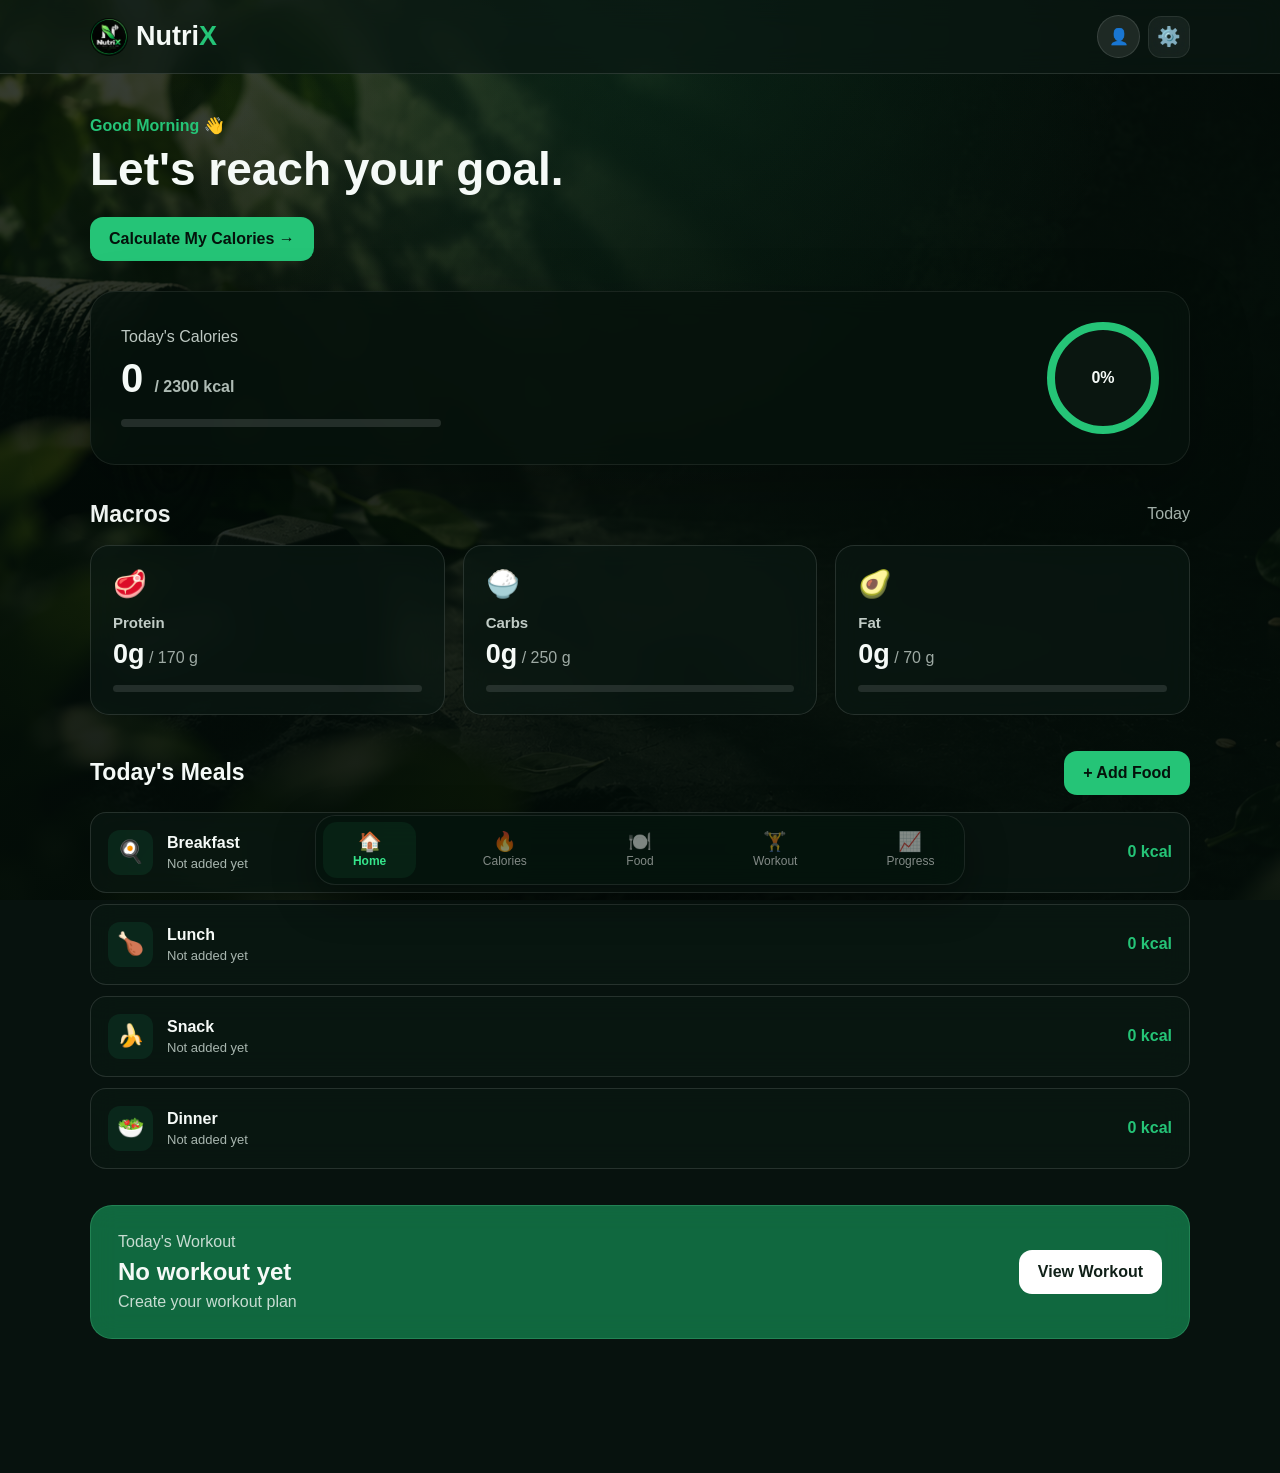
<file: index.html>
<!DOCTYPE html>
<html lang="en">

<head>

    <meta charset="UTF-8">

    <meta
        name="viewport"
        content="width=device-width, initial-scale=1.0"
    >

    <meta
        name="theme-color"
        content="#10231b"
    >

    <title>NutriX — Fitness & Nutrition</title>

    <link
        rel="icon"
        type="image/png"
        href="assets/images/nutrix-logo.png"
    >

    <link
        rel="stylesheet"
        href="style.css"
    >


    <link rel="manifest" href="./manifest.json">
    <meta name="theme-color" content="#071a13">

</head>

    
    <script>
    if ("serviceWorker" in navigator) {
    window.addEventListener("load", () => {
        navigator.serviceWorker.register("./service-worker.js")
            .then(() => {
                console.log("NutriX Service Worker registered");
            })
            .catch(error => {
                console.error("Service Worker registration failed:", error);
            });
    });
}
    </script>
 

<body>


    <!-- Background -->
    <div class="page-bg"></div>


    <!-- Header -->
    <header class="topbar glass">

        <a
            href="index.html"
            class="brand"
        >

            <img
                src="assets/images/nutrix-logo.png"
                alt="NutriX Logo"
            >

            <span>
                Nutri<span>X</span>
            </span>

        </a>


        <div class="topbar-actions">

    <a
        href="pages/calculator.html"
        class="profile-btn"
        aria-label="Open calculator"
    >
        👤
    </a>

    <a
        href="pages/settings.html"
        class="settings-page-btn"
        aria-label="Settings"
    >
        ⚙️
    </a>

</div>

    </header>



    <!-- Main -->
    <main class="container">


        <!-- Welcome -->
        <section class="welcome">

            <p>
                Good Morning 👋
            </p>

            <h1>
                Let's reach your goal.
            </h1>

            <a
                href="pages/calculator.html"
                class="setup-btn"
            >
                Calculate My Calories →
            </a>

        </section>



        <!-- Calories -->
        <section class="calorie-card glass-dark">

            <div class="calorie-info">

                <p class="label">
                    Today's Calories
                </p>

                <h2>

                    <span id="caloriesConsumed">
                        0
                    </span>

                    <small>
                        /
                        <span id="caloriesGoal">
                            0
                        </span>
                        kcal
                    </small>

                </h2>


                <div class="calorie-progress">

                    <div
                        id="calorieProgress"
                    ></div>

                </div>

            </div>


            <div class="calorie-circle">

                <span id="caloriePercent">
                    0%
                </span>

            </div>

        </section>



        <!-- Macros -->
        <section class="section">

            <div class="section-header">

                <h2>
                    Macros
                </h2>

                <span>
                    Today
                </span>

            </div>


            <div class="macro-grid">


                <!-- Protein -->
                <div class="macro-card glass">

                    <div class="macro-icon">
                        🥩
                    </div>

                    <h3>
                        Protein
                    </h3>

                    <strong id="proteinConsumed">
                        0g
                    </strong>

                    <p>
                        /
                        <span id="proteinGoal">
                            0
                        </span>
                        g
                    </p>


                    <div class="progress">

                        <div
                            id="proteinProgress"
                        ></div>

                    </div>

                </div>



                <!-- Carbs -->
                <div class="macro-card glass">

                    <div class="macro-icon">
                        🍚
                    </div>

                    <h3>
                        Carbs
                    </h3>

                    <strong id="carbsConsumed">
                        0g
                    </strong>

                    <p>
                        /
                        <span id="carbsGoal">
                            0
                        </span>
                        g
                    </p>


                    <div class="progress">

                        <div
                            id="carbsProgress"
                        ></div>

                    </div>

                </div>



                <!-- Fat -->
                <div class="macro-card glass">

                    <div class="macro-icon">
                        🥑
                    </div>

                    <h3>
                        Fat
                    </h3>

                    <strong id="fatConsumed">
                        0g
                    </strong>

                    <p>
                        /
                        <span id="fatGoal">
                            0
                        </span>
                        g
                    </p>


                    <div class="progress">

                        <div
                            id="fatProgress"
                        ></div>

                    </div>

                </div>

            </div>

        </section>



        <!-- Meals -->
        <section class="section">

            <div class="section-header">

                <h2>
                    Today's Meals
                </h2>

                <a
                    href="pages/food.html"
                    class="add-btn"
                >
                    + Add Food
                </a>

            </div>


            <div class="meal-list">


                <!-- Breakfast -->
                <div class="meal glass">

                    <div class="meal-info">

                        <span class="meal-icon">
                            🍳
                        </span>

                        <div>

                            <h3>
                                Breakfast
                            </h3>

                            <p id="breakfastInfo">
                                Not added yet
                            </p>

                        </div>

                    </div>


                    <strong id="breakfastCalories">
                        0 kcal
                    </strong>

                </div>



                <!-- Lunch -->
                <div class="meal glass">

                    <div class="meal-info">

                        <span class="meal-icon">
                            🍗
                        </span>

                        <div>

                            <h3>
                                Lunch
                            </h3>

                            <p id="lunchInfo">
                                Not added yet
                            </p>

                        </div>

                    </div>


                    <strong id="lunchCalories">
                        0 kcal
                    </strong>

                </div>



                <!-- Snack -->
                <div class="meal glass">

                    <div class="meal-info">

                        <span class="meal-icon">
                            🍌
                        </span>

                        <div>

                            <h3>
                                Snack
                            </h3>

                            <p id="snackInfo">
                                Not added yet
                            </p>

                        </div>

                    </div>


                    <strong id="snackCalories">
                        0 kcal
                    </strong>

                </div>



                <!-- Dinner -->
                <div class="meal glass">

                    <div class="meal-info">

                        <span class="meal-icon">
                            🥗
                        </span>

                        <div>

                            <h3>
                                Dinner
                            </h3>

                            <p id="dinnerInfo">
                                Not added yet
                            </p>

                        </div>

                    </div>


                    <strong id="dinnerCalories">
                        0 kcal
                    </strong>

                </div>

            </div>

        </section>



        <!-- Workout -->
        <section class="workout-card glass-green">

            <div>

                <p>
                    Today's Workout
                </p>

                <h2 id="workoutName">
                    No workout yet
                </h2>

                <span id="workoutDetails">
                    Create your workout plan
                </span>

            </div>


            <a
                href="pages/workout.html"
                class="workout-btn"
            >
                View Workout
            </a>

        </section>

    </main>



    <!-- Bottom Navigation -->
    <nav class="bottom-nav glass">

        <a
            href="index.html"
            class="active"
        >
            <span>🏠</span>
            Home
        </a>


        <a href="pages/calculator.html">

            <span>
                🔥
            </span>

            Calories

        </a>


        <a href="pages/food.html">

            <span>
                🍽️
            </span>

            Food

        </a>


        <a href="pages/workout.html">

            <span>
                🏋️
            </span>

            Workout

        </a>


        <a href="pages/progress.html">

            <span>
                📈
            </span>

            Progress

        </a>

    </nav>


    
    <script src="app.js"></script>

</body>

</html>
</file>
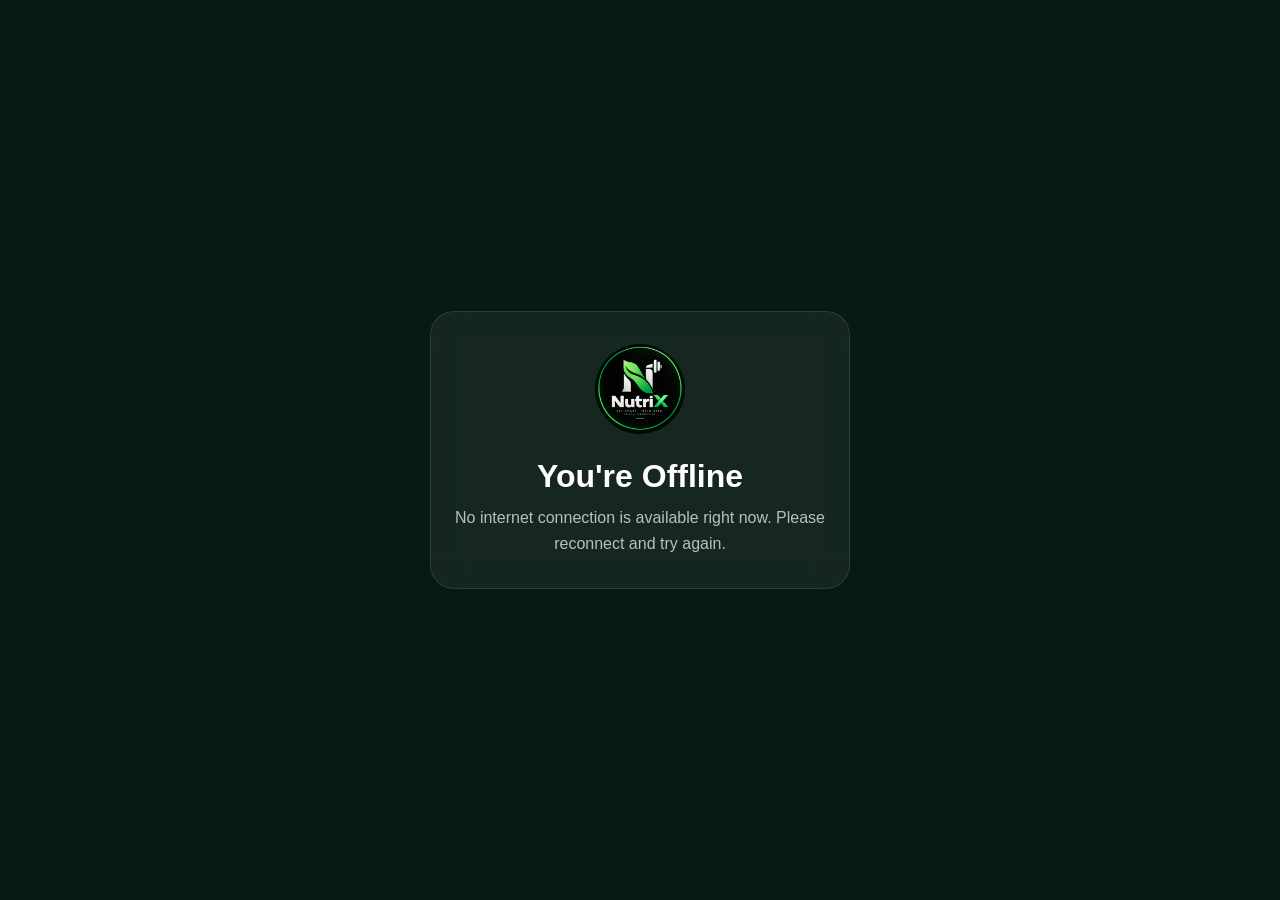
<file: offline.html>
<!DOCTYPE html>
<html lang="en" dir="ltr">
<head>
    <meta charset="UTF-8">
    <meta name="viewport" content="width=device-width, initial-scale=1.0">

    <meta name="theme-color" content="#071a13">

    <title>Offline | NutriX</title>

    <style>
        * {
            box-sizing: border-box;
        }

        body {
            margin: 0;
            min-height: 100vh;
            display: flex;
            align-items: center;
            justify-content: center;
            padding: 24px;
            background: #071a13;
            color: white;
            font-family: Arial, sans-serif;
            text-align: center;
        }

        .offline-card {
            width: 100%;
            max-width: 420px;
            padding: 32px 24px;
            border-radius: 24px;
            background: rgba(255, 255, 255, 0.06);
            border: 1px solid rgba(255, 255, 255, 0.1);
            backdrop-filter: blur(16px);
        }

        .logo {
            width: 90px;
            height: 90px;
            object-fit: cover;
            border-radius: 50%;
            margin-bottom: 20px;
        }

        h1 {
            margin: 0 0 10px;
        }

        p {
            margin: 0;
            line-height: 1.6;
            opacity: 0.7;
        }
    </style>
</head>

<body>

    <div class="offline-card">

        <img
            src="./assets/images/nutrix-logo.png"
            alt="NutriX"
            class="logo"
        >

        <h1>You're Offline</h1>

        <p>
            No internet connection is available right now.
            Please reconnect and try again.
        </p>

    </div>

</body>
</html>
</file>
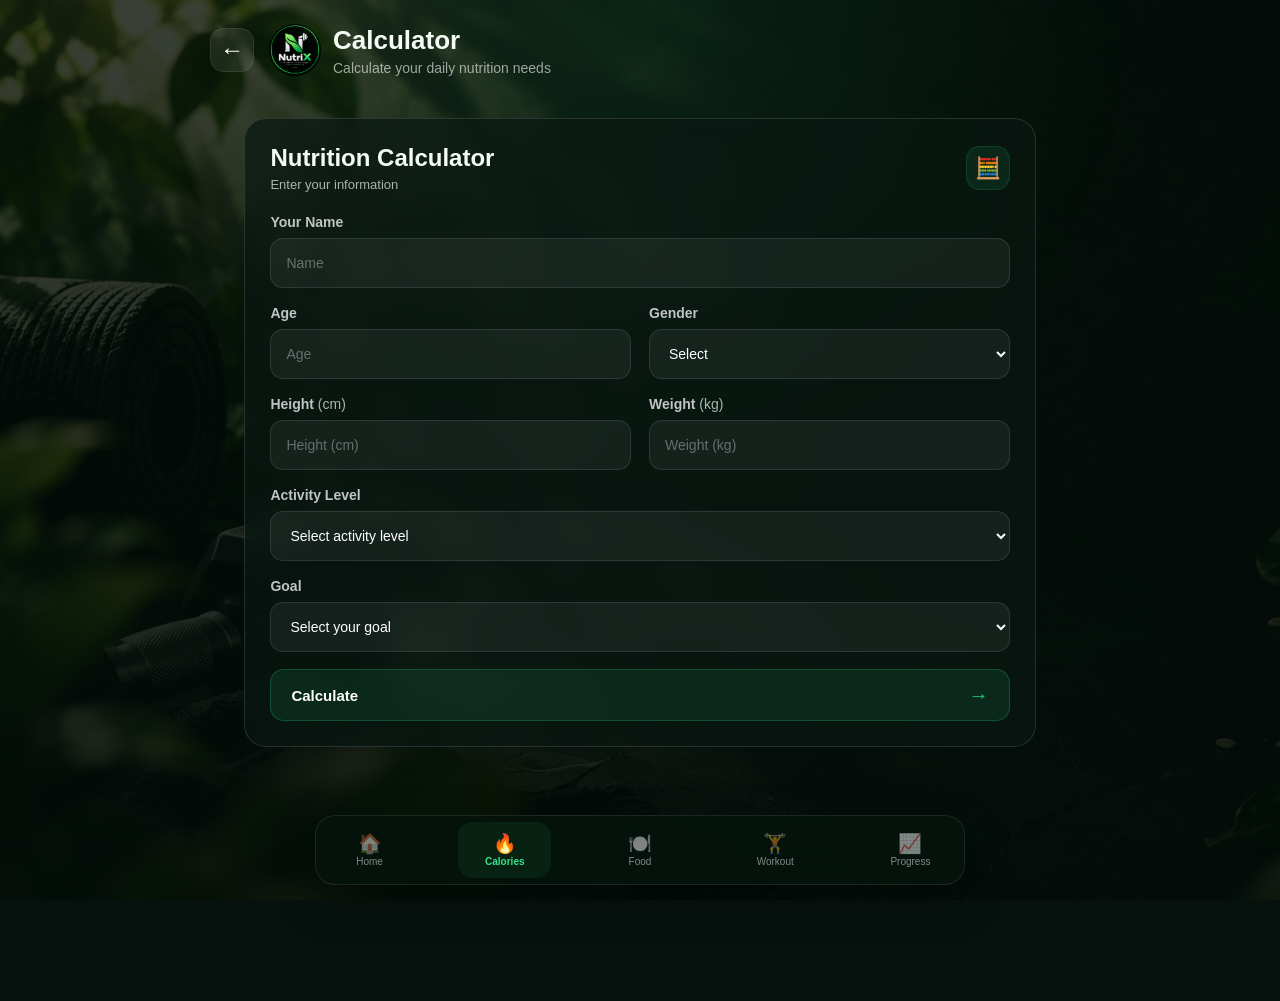
<file: pages/calculator.html>
<!DOCTYPE html>
<html lang="en">

<head>
    <meta charset="UTF-8">
    <meta
        name="viewport"
        content="width=device-width, initial-scale=1.0"
    >

    <title>NutriX - Calculator</title>

    <link
    rel="icon"
    href="../assets/images/nutrix-logo.png">

    <link
        rel="stylesheet"
        href="../style.css"
    >
</head>

<body class="page-bg">

    <div class="app-container">

        <!-- =========================
             HEADER
        ========================== -->

        <header class="page-header">

    <a href="../index.html" class="back-btn">
        ←
    </a>

    <div class="page-title">

        <img
            src="../assets/images/nutrix-logo.png"
            alt="NutriX"
        >

        <div>
            <h1>Calculator</h1>

            <p>
                Calculate your daily nutrition needs
            </p>
        </div>

    </div>

</header>


        <!-- =========================
             MAIN
        ========================== -->

        <main class="container">

            <div class="calculator-layout">

                <!-- =========================
                     CALCULATOR FORM
                ========================== -->

                <section class="form-card glass">

                    <div class="card-header">

                        <div>
                            <h2>Nutrition Calculator</h2>

                            <p>
                                Enter your information
                            </p>
                        </div>

                        <span class="card-icon">
                            🧮
                        </span>

                    </div>


                    <form id="calculatorForm">

                        <!-- AGE + GENDER -->


                        <!-- NAME -->

                      <div class="form-group">

                         <label for="name">
                            Your Name
                                </label>

                                <input
                                 type="text"
                                  id="name"
                                 name="name"
                                 placeholder="Name"
                                  maxlength="50"
                                 autocomplete="name"
                                      required
                                                >

                                </div>

                        <div class="field-row">

                            <div class="form-group">

                                <label for="age">
                                    Age
                                </label>

                                <input
                                    type="number"
                                    id="age"
                                    name="age"
                                    placeholder="Age"
                                    min="13"
                                    max="100"
                                    required
                                >

                            </div>


                            <div class="form-group">

                                <label for="gender">
                                    Gender
                                </label>

                                <select
                                    id="gender"
                                    name="gender"
                                    required
                                >

                                    <option value="">
                                        Select
                                    </option>

                                    <option value="male">
                                        Male
                                    </option>

                                    <option value="female">
                                        Female
                                    </option>

                                </select>

                            </div>

                        </div>


                        <!-- HEIGHT + WEIGHT -->

                        <div class="field-row">

                            <div class="form-group">

                                <label for="height">
                                    Height
                                    <span>(cm)</span>
                                </label>

                                <input
                                    type="number"
                                    id="height"
                                    name="height"
                                    placeholder="Height (cm)"
                                    min="100"
                                    max="250"
                                    step="0.1"
                                    required
                                >

                            </div>


                            <div class="form-group">

                                <label for="weight">
                                    Weight
                                    <span>(kg)</span>
                                </label>

                                <input
                                    type="number"
                                    id="weight"
                                    name="weight"
                                    placeholder="Weight (kg)"
                                    min="30"
                                    max="300"
                                    step="0.1"
                                    required
                                >

                            </div>

                        </div>


                        <!-- ACTIVITY -->

                        <div class="form-group">

                            <label for="activity">
                                Activity Level
                            </label>

                            <select
                                id="activity"
                                name="activity"
                                required
                            >

                                <option value="">
                                    Select activity level
                                </option>

                                <option value="1.2">
                                    Sedentary — Little or no exercise
                                </option>

                                <option value="1.375">
                                    Lightly Active — 1-3 days/week
                                </option>

                                <option value="1.55">
                                    Moderately Active — 3-5 days/week
                                </option>

                                <option value="1.725">
                                    Very Active — 6-7 days/week
                                </option>

                                <option value="1.9">
                                    Extremely Active — Hard training
                                </option>

                            </select>

                        </div>


                        <!-- GOAL -->

                        <div class="form-group">

                            <label for="goal">
                                Goal
                            </label>

                            <select
                                id="goal"
                                name="goal"
                                required
                            >

                                <option value="">
                                    Select your goal
                                </option>

                                <option value="loss">
                                    Lose Weight
                                </option>

                                <option value="maintain">
                                    Maintain Weight
                                </option>

                                <option value="gain">
                                    Build Muscle
                                </option>

                            </select>

                        </div>


                        <!-- CALCULATE BUTTON -->

                        <button
                            type="submit"
                            class="calculate-btn"
                        >
                            <span>
                                Calculate 
                            </span>

                            <span>
                                →
                            </span>
                        </button>

                    </form>

                </section>


                <!-- =========================
                     RESULTS
                ========================== -->

                <section
                    class="results-card glass"
                    id="results"
                    hidden
                >

                    <div class="results-header">

                        <div>

                            <span>
                                YOUR DAILY TARGET
                            </span>

                            <h2>
                                Your Nutrition Needs
                            </h2>

                        </div>

                        <div class="results-icon">
                            🎯
                        </div>

                    </div>


                    <!-- CALORIES -->

                    <div class="result-card">

                        <div class="result-icon">
                            🔥
                        </div>

                        <div class="result-content">

                            <span>
                                Daily Calories
                            </span>

                            <strong>
                                <span id="caloriesResult">
                                    0
                                </span>

                                <small>
                                    kcal
                                </small>
                            </strong>

                        </div>

                    </div>


                    <!-- BMR + TDEE -->

                    <div class="result-grid">

                        <div class="result-card">

                            <div class="result-icon">
                                ⚡
                            </div>

                            <div class="result-content">

                                <span>
                                    BMR
                                </span>

                                <strong>
                                    <span id="bmrResult">
                                        0
                                    </span>

                                    <small>
                                        kcal
                                    </small>
                                </strong>

                            </div>

                        </div>


                        <div class="result-card">

                            <div class="result-icon">
                                📊
                            </div>

                            <div class="result-content">

                                <span>
                                    TDEE
                                </span>

                                <strong>
                                    <span id="tdeeResult">
                                        0
                                    </span>

                                    <small>
                                        kcal
                                    </small>
                                </strong>

                            </div>

                        </div>

                    </div>


                    <!-- MACROS -->

                    <div class="macros-section">

                        <div class="section-title">

                            <h3>
                                Daily Macros
                            </h3>

                            <span>
                                Recommended
                            </span>

                        </div>


                        <div class="macro-result-grid">

                            <!-- PROTEIN -->

                            <div class="result-card">

                                <div class="result-icon">
                                    🥩
                                </div>

                                <div class="result-content">

                                    <span>
                                        Protein
                                    </span>

                                    <strong id="proteinResult">
                                        0g
                                    </strong>

                                </div>

                            </div>


                            <!-- CARBS -->

                            <div class="result-card">

                                <div class="result-icon">
                                    🍚
                                </div>

                                <div class="result-content">

                                    <span>
                                        Carbs
                                    </span>

                                    <strong id="carbsResult">
                                        0g
                                    </strong>

                                </div>

                            </div>


                            <!-- FAT -->

                            <div class="result-card">

                                <div class="result-icon">
                                    🥑
                                </div>

                                <div class="result-content">

                                    <span>
                                        Fat
                                    </span>

                                    <strong id="fatResult">
                                        0g
                                    </strong>

                                </div>

                            </div>

                        </div>

                    </div>


                    <!-- SAVE MESSAGE -->

                    <div
                        class="save-message"
                        id="saveMessage"
                    >
                        ✓ Your nutrition goals have been saved
                    </div>

                </section>

            </div>

        </main>


        <!-- =========================
             BOTTOM NAV
        ========================== -->

        <nav class="bottom-nav">

            <a href="../index.html">

                <span>
                    🏠
                </span>

                <small>
                    Home
                </small>

            </a>


            <a
                href="calculator.html"
                class="active"
            >

                <span>
                    🔥
                </span>

                <small>
                    Calories
                </small>

            </a>


            <a href="food.html">

                <span>
                    🍽️
                </span>

                <small>
                    Food
                </small>

            </a>


            <a href="workout.html">

                <span>
                    🏋️
                </span>

                <small>
                    Workout
                </small>

            </a>

            <a href="progress.html">

                <span>
                    📈
                </span>

                <small>
                    Progress
                </small>

        </nav>

    </div>


    <!-- =========================
         JAVASCRIPT
    ========================== -->
    
    <script src="calculator.js"></script>

</body>

</html>
</file>
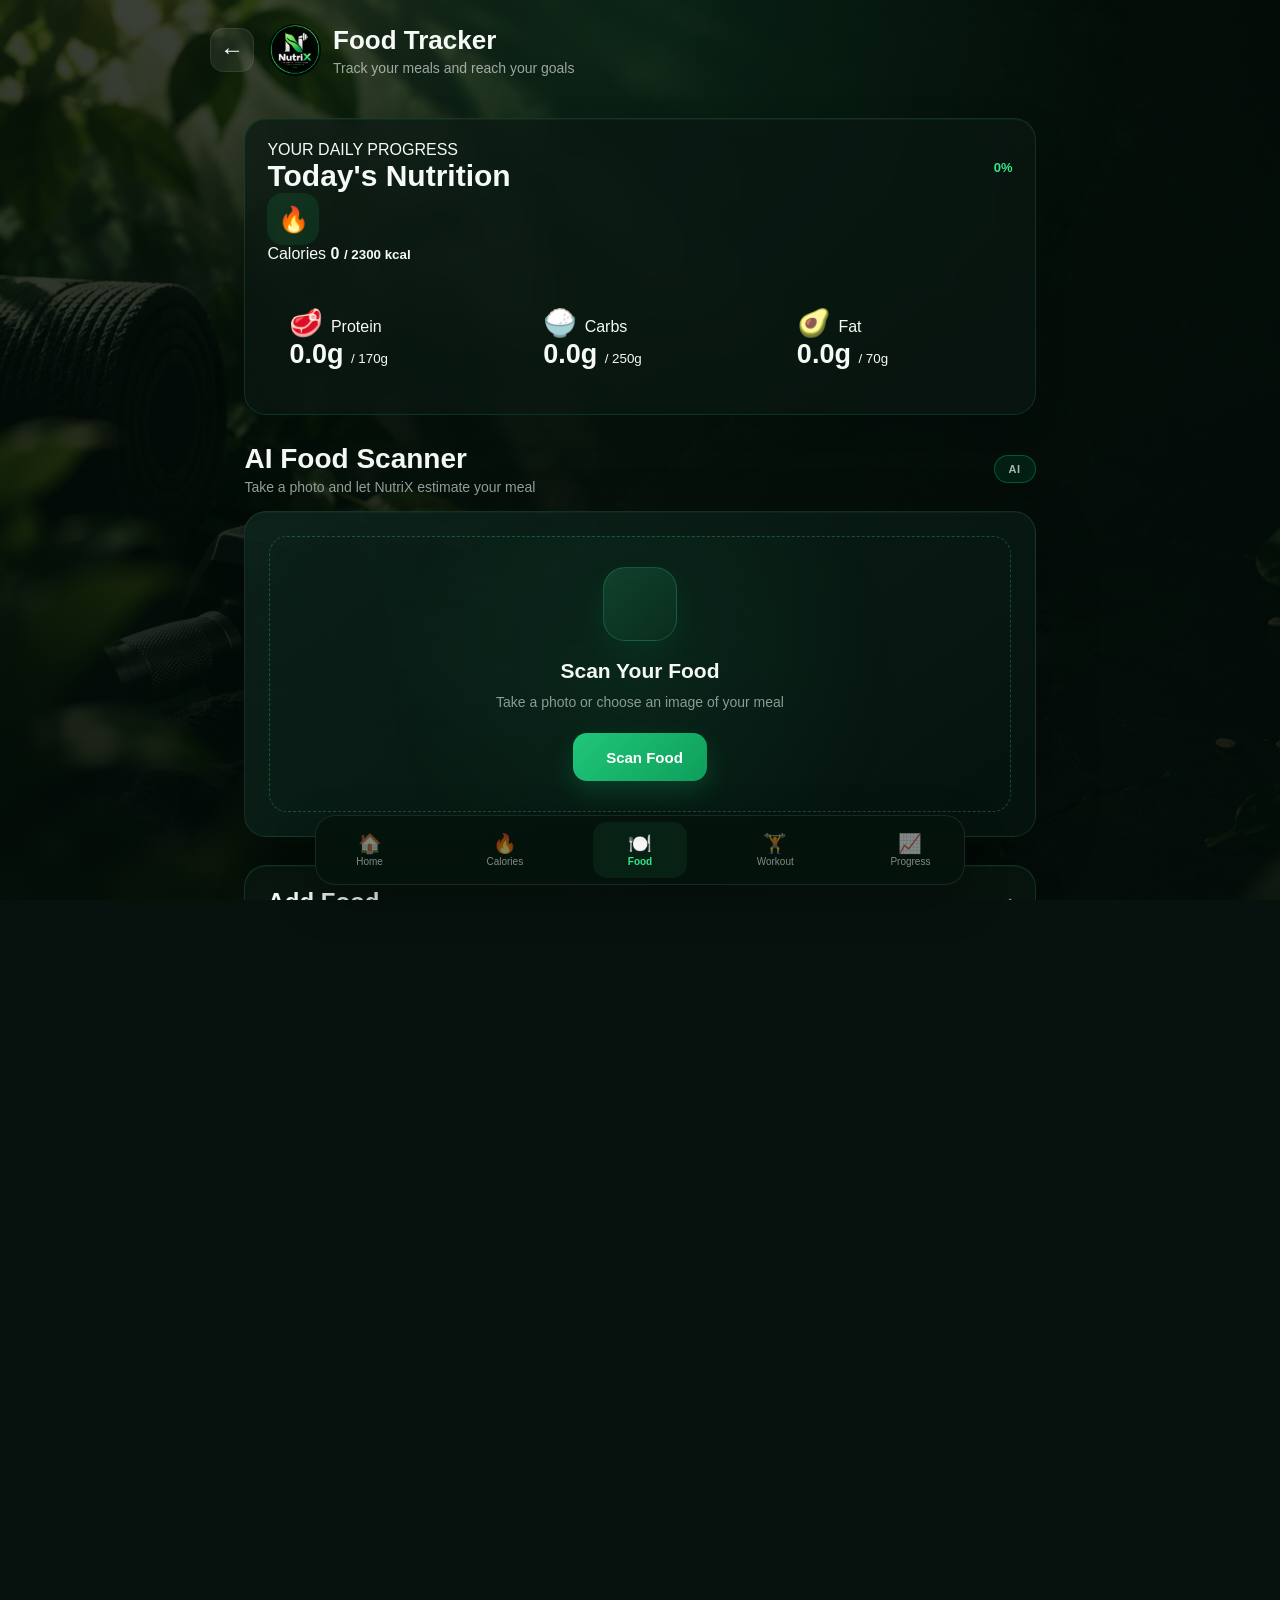
<file: pages/food.html>
<!DOCTYPE html>
<html lang="en">

<head>
  <meta charset="UTF-8">
  <meta name="viewport" content="width=device-width, initial-scale=1.0">

  <title>NutriX - Food Tracker</title>

   <link
    rel="icon"
    href="../assets/images/nutrix-logo.png">

  <link rel="stylesheet" href="../style.css">
</head>

<body class="page-bg food-page">

  <div class="app-container">

    <!-- ==============================
         HEADER
    =============================== -->
    <header class="page-header">

      <a href="../index.html" class="back-btn">
        ←
      </a>

      <div class="page-title">

        <img
          src="../assets/images/nutrix-logo.png"
          alt="NutriX"
        >

        <div>
          <h1>Food Tracker</h1>

          <p>
            Track your meals and reach your goals
          </p>
        </div>

      </div>

    </header>


    <main class="container">

      <!-- ==============================
           DAILY SUMMARY
      =============================== -->

      <section class="food-summary glass">

        <div class="summary-header">

          <div>
            <span>YOUR DAILY PROGRESS</span>

            <h2>
              Today's Nutrition
            </h2>
          </div>

          <div class="summary-percentage">
            <strong id="caloriePercentage">0%</strong>
          </div>

        </div>


        <!-- CALORIES -->

        <div class="summary-main">

          <div class="summary-calories">

            <div class="summary-icon">
              🔥
            </div>

            <div>

              <span>
                Calories
              </span>

              <strong>
                <span id="totalCalories">0</span>
                <small>
                  /
                  <span id="calorieGoal">2300</span>
                  kcal
                </small>
              </strong>

            </div>

          </div>


          <div class="progress-bar">

            <div
              id="calorieProgress"
              class="progress-fill"
            ></div>

          </div>

        </div>


        <!-- MACROS -->

        <div class="macro-summary">

          <!-- PROTEIN -->

          <div class="macro-card">

            <div class="macro-card-top">

              <span class="macro-icon">
                🥩
              </span>

              <span>
                Protein
              </span>

            </div>

            <strong>
              <span id="totalProtein">0</span>g
            </strong>

            <small>
              / <span id="proteinGoal">170</span>g
            </small>

            <div class="progress-bar small">

              <div
                id="proteinProgress"
                class="progress-fill"
              ></div>

            </div>

          </div>


          <!-- CARBS -->

          <div class="macro-card">

            <div class="macro-card-top">

              <span class="macro-icon">
                🍚
              </span>

              <span>
                Carbs
              </span>

            </div>

            <strong>
              <span id="totalCarbs">0</span>g
            </strong>

            <small>
              / <span id="carbsGoal">250</span>g
            </small>

            <div class="progress-bar small">

              <div
                id="carbsProgress"
                class="progress-fill"
              ></div>

            </div>

          </div>


          <!-- FAT -->

          <div class="macro-card">

            <div class="macro-card-top">

              <span class="macro-icon">
                🥑
              </span>

              <span>
                Fat
              </span>

            </div>

            <strong>
              <span id="totalFat">0</span>g
            </strong>

            <small>
              / <span id="fatGoal">70</span>g
            </small>

            <div class="progress-bar small">

              <div
                id="fatProgress"
                class="progress-fill"
              ></div>

            </div>

          </div>

        </div>

      </section>



     <!-- AI FOOD SCANNER -->
<section class="food-scanner-section">
    <div class="section-title">
        <div>
            <h2>AI Food Scanner</h2>
            <p>Take a photo and let NutriX estimate your meal</p>
        </div>
        <span class="ai-badge">AI</span>
    </div>

    <div class="ai-scanner-card">

        <input
            type="file"
            id="foodImageInput"
            accept="image/*"
            capture="environment"
            hidden
        >

        <div class="scanner-upload" id="scannerUpload">
            <div class="scanner-icon">
                <i class="fa-solid fa-camera"></i>
            </div>

            <h3>Scan Your Food</h3>

            <p>
                Take a photo or choose an image of your meal
            </p>

            <button
                type="button"
                class="scan-food-btn"
                id="scanFoodBtn"
            >
                <i class="fa-solid fa-camera"></i>
                Scan Food
            </button>
        </div>

        <!-- Image Preview -->
        <div class="scanner-preview" id="scannerPreview" hidden>
            <img id="foodPreviewImage" alt="Food preview">

            <button
                type="button"
                class="remove-scan-btn"
                id="removeScanBtn"
            >
                <i class="fa-solid fa-xmark"></i>
            </button>
        </div>

        <!-- Loading -->
        <div class="scanner-loading" id="scannerLoading" hidden>
            <div class="ai-loader"></div>

            <h3>Analyzing your meal...</h3>

            <p>
                NutriX AI is identifying the food and estimating nutrition
            </p>
        </div>

        <!-- AI Result -->
        <div class="scanner-result" id="scannerResult" hidden>

            <div class="ai-result-header">
                <div>
                    <span class="result-label">AI ESTIMATION</span>
                    <h3>Your Meal</h3>
                </div>

                <span
                    class="confidence-badge"
                    id="aiConfidence"
                >
                    --
                </span>
            </div>

            <div
                class="ai-food-items"
                id="aiFoodItems"
            ></div>

            <div class="ai-total-card">

                <div class="ai-total-item">
                    <span>Calories</span>
                    <strong id="aiCalories">0</strong>
                    <small>kcal</small>
                </div>

                <div class="ai-total-item">
                    <span>Protein</span>
                    <strong id="aiProtein">0</strong>
                    <small>g</small>
                </div>

                <div class="ai-total-item">
                    <span>Carbs</span>
                    <strong id="aiCarbs">0</strong>
                    <small>g</small>
                </div>

                <div class="ai-total-item">
                    <span>Fat</span>
                    <strong id="aiFat">0</strong>
                    <small>g</small>
                </div>

            </div>

            <div class="ai-note" id="aiNote"></div>

            <button
                type="button"
                class="add-ai-food-btn"
                id="addAiFoodBtn"
            >
                <i class="fa-solid fa-plus"></i>
                Add To Today's Food
            </button>

            <button
                type="button"
                class="scan-again-btn"
                id="scanAgainBtn"
            >
                <i class="fa-solid fa-rotate"></i>
                Scan Another Meal
            </button>

        </div>

    </div>
</section>


      <!-- ==============================
           ADD FOOD
      =============================== -->

      <section class="food-form-card glass">

        <div class="section-title">

          <div>

            <h2>
              Add Food
            </h2>

            <p>
              Add what you ate today
            </p>

          </div>

          <div class="section-icon">
            🍽️
          </div>

        </div>


        <!-- SEARCH -->

        <div class="form-group">

          <label for="foodSearch">
            Search Food
          </label>

          <input
            type="text"
            id="foodSearch"
            placeholder="Search chicken, rice, eggs..."
            autocomplete="off"
          >

        </div>


        <!-- FORM -->

        <form id="foodForm">

          <!-- FOOD -->

          <div class="form-group">

            <label for="food">
              Food
            </label>

            <select
              id="food"
              name="food"
              required
            >

              <option value="">
                Select food
              </option>

            </select>

          </div>


          <!-- MEAL -->

          <div class="field-row">

            <div class="form-group">

              <label for="meal">
                Meal
              </label>

              <select
                id="meal"
                name="meal"
                required
              >

                <option value="Breakfast">
                  🌅 Breakfast
                </option>

                <option value="Lunch">
                  ☀️ Lunch
                </option>

                <option value="Snack">
                  🍎 Snack
                </option>

                <option value="Dinner">
                  🌙 Dinner
                </option>

              </select>

            </div>


            <!-- QUANTITY -->

            <div class="form-group">

              <label for="quantity">

                Quantity

                <span id="quantityUnit">
                  (grams)
                </span>

              </label>

              <input
                type="number"
                id="quantity"
                name="quantity"
                value="100"
                min="1"
                step="1"
                required
              >

            </div>

          </div>


          <!-- PREVIEW -->

          <div
            class="food-preview"
            id="foodPreview"
            style="display:none;"
          >

            <span>
              Nutrition Preview
            </span>

            <div class="preview-title">

              <span id="previewEmoji">
                🍽️
              </span>

              <span id="previewName">
                Food
              </span>

              <small id="previewQuantity">
                100g
              </small>

            </div>


            <div class="preview-grid">

              <div>

                <strong id="previewCalories">
                  0
                </strong>

                <span>
                  kcal
                </span>

              </div>


              <div>

                <strong id="previewProtein">
                  0g
                </strong>

                <span>
                  Protein
                </span>

              </div>


              <div>

                <strong id="previewCarbs">
                  0g
                </strong>

                <span>
                  Carbs
                </span>

              </div>


              <div>

                <strong id="previewFat">
                  0g
                </strong>

                <span>
                  Fat
                </span>

              </div>

            </div>

          </div>


          <!-- ADD BUTTON -->

          <button
            type="submit"
            class="calculate-btn"
          >

            <span>
              Add Food
            </span>

            <span>
              +
            </span>

          </button>

        </form>

      </section>



      <!-- ==============================
           TODAY'S FOOD
      =============================== -->

      <section class="today-food-card glass">

        <div class="section-title">

          <div>

            <h2>
              Today's Food
            </h2>

            <p>
              <span id="foodCount">0</span>
              items tracked today
            </p>

          </div>

          <div class="section-icon">
            🍽️
          </div>

        </div>


        <!-- FOOD LIST -->

        <div id="foodList">

          <div class="empty-food">

            <div class="empty-icon">
              🍽️
            </div>

            <h3>
              No food added yet
            </h3>

            <p>
              Start tracking your meals above
            </p>

          </div>

        </div>


        <!-- CLEAR -->

        <button
          type="button"
          id="clearToday"
          class="danger-btn"
        >
          Clear Today's Food
        </button>

      </section>

    </main>



    <!-- ==============================
         BOTTOM NAV
    =============================== -->

    <nav class="bottom-nav">

      <a href="../index.html">

        <span>
          🏠
        </span>

        <small>
          Home
        </small>

      </a>


      <a href="calculator.html">

        <span>
          🔥
        </span>

        <small>
          Calories
        </small>

      </a>


      <a
        href="food.html"
        class="active"
      >

        <span>
          🍽️
        </span>

        <small>
          Food
        </small>

      </a>


      <a href="workout.html">

        <span>
          🏋️
        </span>

        <small>
          Workout
        </small>

      </a>

        <a href="progress.html">
    
            <span>
            📈
            </span>
    
            <small>
            Progress
            </small>    
      
    </nav>

  </div>

  
  <script src="food.js"></script>

</body>

</html>
</file>
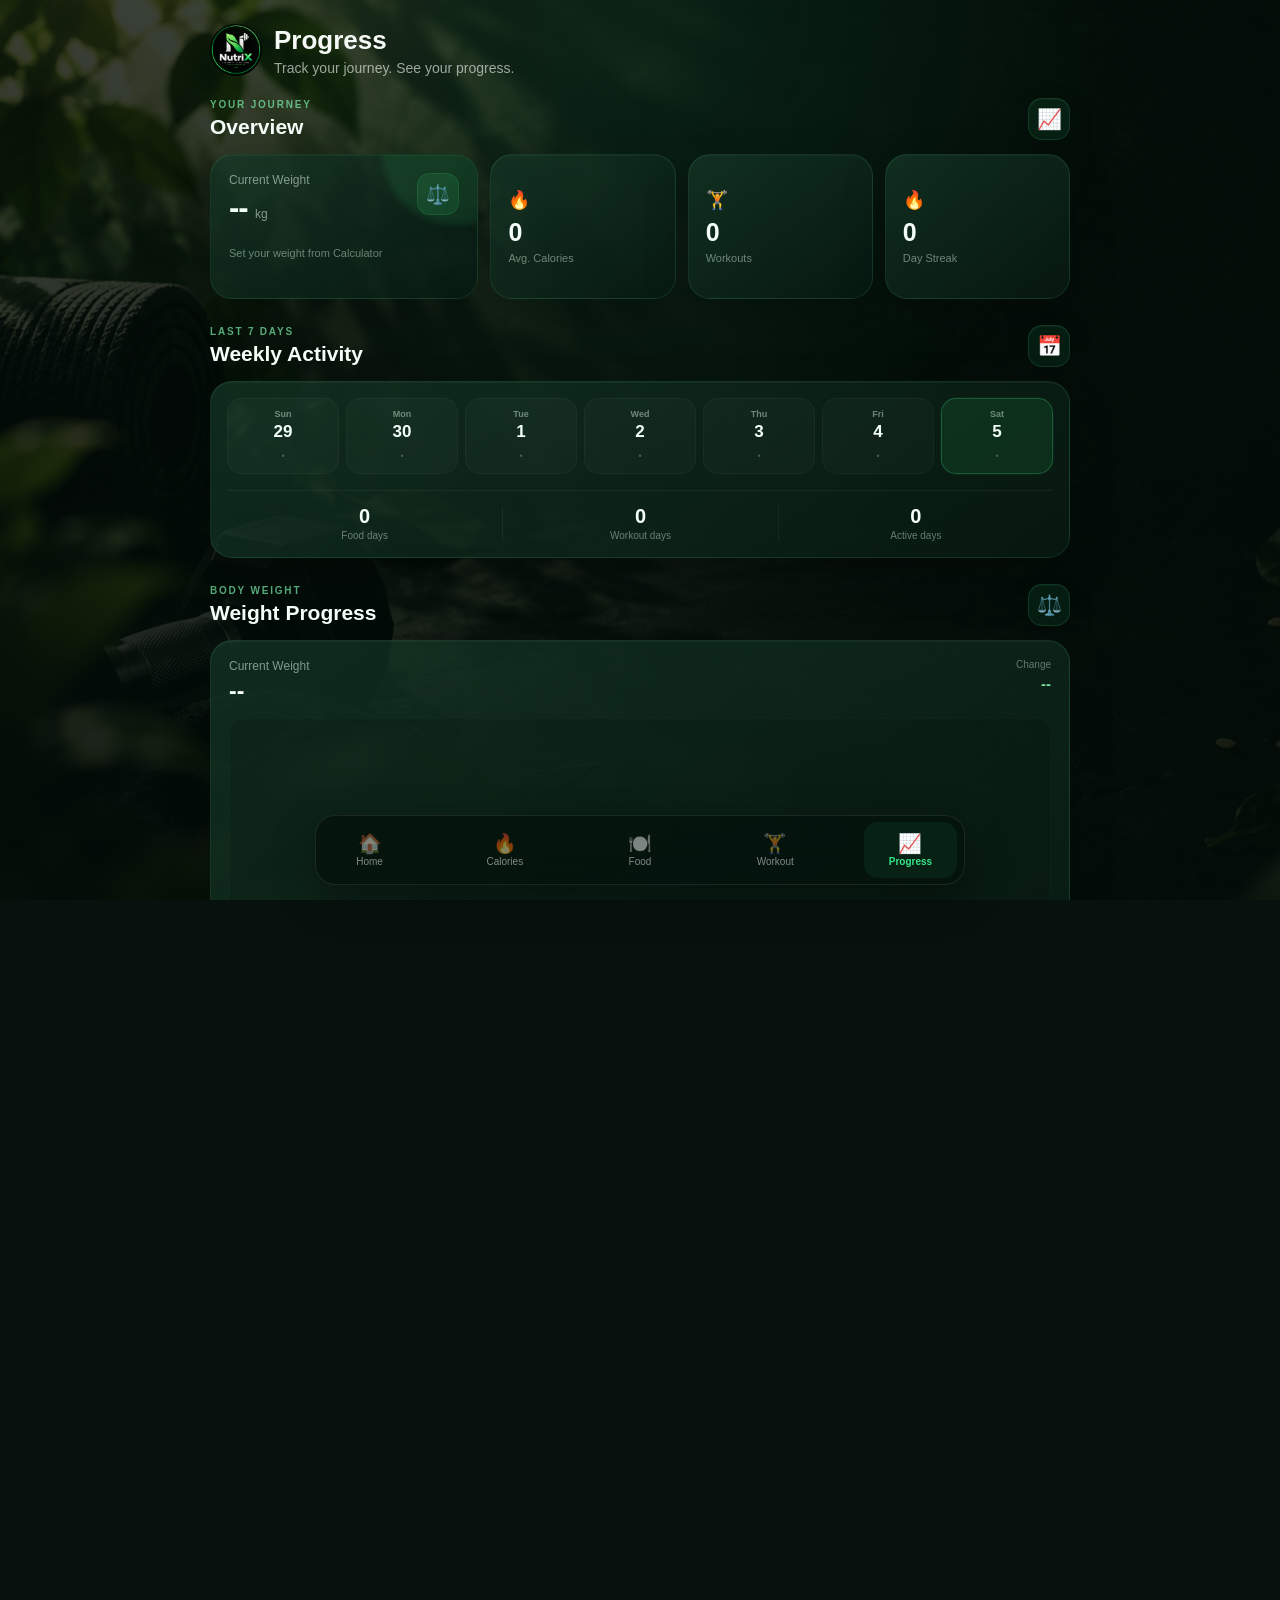
<file: pages/progress.html>
<!DOCTYPE html>
<html lang="en">
<head>
  <meta charset="UTF-8">
  <meta name="viewport" content="width=device-width, initial-scale=1.0">
  <meta name="theme-color" content="#07120e">

  <title>NutriX - Progress</title>

  <link
    rel="icon"
    href="../assets/images/nutrix-logo.png">
  <link rel="stylesheet" href="../style.css">
  <link rel="stylesheet" href="progress.css">
</head>

<body class="page-bg">

  <div class="app-container progress-page">

    <!-- =========================
         HEADER
    ========================== -->

    <header class="page-header">

      <div class="page-title">

        <img
          src="../assets/images/nutrix-logo.png"
          alt="NutriX"
        >

        <div>
          <h1>Progress</h1>
          <p>Track your journey. See your progress.</p>
        </div>

      </div>

    </header>


    <main>

      <!-- =========================
           OVERVIEW
      ========================== -->

      <section class="progress-section">

        <div class="progress-section-heading">

          <div>
            <span class="progress-label">
              YOUR JOURNEY
            </span>

            <h2>Overview</h2>
          </div>

          <span class="progress-heading-icon">
            📈
          </span>

        </div>


        <div class="progress-overview-grid">


          <!-- Current Weight -->

          <article class="progress-main-card glass">

            <div class="progress-card-top">

              <div>

                <span class="progress-muted">
                  Current Weight
                </span>

                <strong id="currentWeight">
                  --
                </strong>

                <small>
                  kg
                </small>

              </div>

              <div class="progress-card-icon">
                ⚖️
              </div>

            </div>


            <div class="progress-card-footer">

              <span id="weightStatus">
                Set your weight from Calculator
              </span>

            </div>

          </article>


          <!-- Average Calories -->

          <article class="progress-stat-card glass">

            <span class="progress-stat-icon">
              🔥
            </span>

            <strong id="averageCalories">
              0
            </strong>

            <span>
              Avg. Calories
            </span>

          </article>


          <!-- Workouts -->

          <article class="progress-stat-card glass">

            <span class="progress-stat-icon">
              🏋️
            </span>

            <strong id="totalWorkouts">
              0
            </strong>

            <span>
              Workouts
            </span>

          </article>


          <!-- Streak -->

          <article class="progress-stat-card glass">

            <span class="progress-stat-icon">
              🔥
            </span>

            <strong id="currentStreak">
              0
            </strong>

            <span>
              Day Streak
            </span>

          </article>


        </div>

      </section>



      <!-- =========================
           WEEKLY ACTIVITY
      ========================== -->

      <section class="progress-section">

        <div class="progress-section-heading">

          <div>

            <span class="progress-label">
              LAST 7 DAYS
            </span>

            <h2>
              Weekly Activity
            </h2>

          </div>

          <span class="progress-heading-icon">
            📅
          </span>

        </div>


        <div class="weekly-card glass">

          <div
            class="week-days"
            id="weekDays"
          ></div>


          <div class="weekly-summary">

            <div>

              <strong id="foodDays">
                0
              </strong>

              <span>
                Food days
              </span>

            </div>


            <div>

              <strong id="workoutDays">
                0
              </strong>

              <span>
                Workout days
              </span>

            </div>


            <div>

              <strong id="activeDays">
                0
              </strong>

              <span>
                Active days
              </span>

            </div>

          </div>

        </div>

      </section>



      <!-- =========================
           WEIGHT PROGRESS
      ========================== -->

      <section class="progress-section">

        <div class="progress-section-heading">

          <div>

            <span class="progress-label">
              BODY WEIGHT
            </span>

            <h2>
              Weight Progress
            </h2>

          </div>

          <span class="progress-heading-icon">
            ⚖️
          </span>

        </div>


        <div class="progress-chart-card glass">


          <div class="chart-header">

            <div>

              <span class="progress-muted">
                Current Weight
              </span>

              <strong id="weightChartCurrent">
                --
              </strong>

            </div>


            <div class="chart-change">

              <span>
                Change
              </span>

              <strong id="weightChange">
                --
              </strong>

            </div>

          </div>


          <div
            class="chart-wrapper weight-chart-wrapper"
          >

            <div
              id="weightChart"
              class="progress-chart"
            ></div>

          </div>


          <div
            id="weightChartEmpty"
            class="chart-empty"
            hidden
          >

            <span>
              ⚖️
            </span>

            <strong>
              No weight history yet
            </strong>

            <p>
              Calculate your nutrition targets and save your weight to start tracking.
            </p>

          </div>


        </div>

      </section>



      <!-- =========================
           CALORIES TREND
      ========================== -->

      <section class="progress-section">

        <div class="progress-section-heading">

          <div>

            <span class="progress-label">
              NUTRITION TREND
            </span>

            <h2>
              Calories Trend
            </h2>

          </div>

          <span class="progress-heading-icon">
            🔥
          </span>

        </div>


        <div class="progress-chart-card glass">


          <div class="chart-header">

            <div>

              <span class="progress-muted">
                7-Day Average
              </span>

              <strong>
                <span id="calorieChartAverage">
                  0
                </span>
                kcal
              </strong>

            </div>


            <div class="chart-change">

              <span>
                Daily Goal
              </span>

              <strong>
                <span id="calorieChartGoal">
                  0
                </span>
                kcal
              </strong>

            </div>

          </div>


          <div
            class="chart-wrapper calorie-chart-wrapper"
          >

            <div
              id="calorieChart"
              class="progress-chart"
            ></div>

          </div>

        </div>

      </section>



      <!-- =========================
           NUTRITION MACROS
      ========================== -->

      <section class="progress-section">

        <div class="progress-section-heading">

          <div>

            <span class="progress-label">
              NUTRITION
            </span>

            <h2>
              Macro Progress
            </h2>

          </div>

          <span class="progress-heading-icon">
            🥗
          </span>

        </div>


        <div class="nutrition-progress-card glass">


          <!-- Protein -->

          <div class="nutrition-row">

            <div class="nutrition-row-head">

              <span>
                Protein
              </span>

              <strong>
                <span id="proteinCurrent">
                  0
                </span>

                /

                <span id="proteinGoal">
                  0
                </span>

                g
              </strong>

            </div>


            <div class="nutrition-track">

              <div
                class="nutrition-fill protein"
                id="proteinBar"
              ></div>

            </div>

          </div>



          <!-- Carbs -->

          <div class="nutrition-row">

            <div class="nutrition-row-head">

              <span>
                Carbs
              </span>

              <strong>

                <span id="carbsCurrent">
                  0
                </span>

                /

                <span id="carbsGoal">
                  0
                </span>

                g

              </strong>

            </div>


            <div class="nutrition-track">

              <div
                class="nutrition-fill carbs"
                id="carbsBar"
              ></div>

            </div>

          </div>



          <!-- Fat -->

          <div class="nutrition-row">

            <div class="nutrition-row-head">

              <span>
                Fat
              </span>

              <strong>

                <span id="fatCurrent">
                  0
                </span>

                /

                <span id="fatGoal">
                  0
                </span>

                g

              </strong>

            </div>


            <div class="nutrition-track">

              <div
                class="nutrition-fill fat"
                id="fatBar"
              ></div>

            </div>

          </div>



          <!-- Calories -->

          <div class="nutrition-calorie-box">

            <div>

              <span>
                Average daily calories
              </span>

              <strong>

                <span id="nutritionCalories">
                  0
                </span>

                kcal

              </strong>

            </div>


            <div class="calorie-goal-mini">

              <span>
                Goal
              </span>

              <strong>

                <span id="calorieGoal">
                  0
                </span>

                kcal

              </strong>

            </div>

          </div>


        </div>

      </section>



      <!-- =========================
           WORKOUT ACTIVITY
      ========================== -->

      <section class="progress-section">

        <div class="progress-section-heading">

          <div>

            <span class="progress-label">
              TRAINING TREND
            </span>

            <h2>
              Workout Activity
            </h2>

          </div>

          <span class="progress-heading-icon">
            🏋️
          </span>

        </div>


        <div class="progress-chart-card glass">


          <div class="chart-header">

            <div>

              <span class="progress-muted">
                Completed
              </span>

              <strong>

                <span id="workoutChartCompleted">
                  0
                </span>

              </strong>

            </div>


            <div class="chart-change">

              <span>
                Scheduled
              </span>

              <strong>

                <span id="workoutChartScheduled">
                  0
                </span>

              </strong>

            </div>

          </div>


          <div
            class="chart-wrapper workout-chart-wrapper"
          >

            <div
              id="workoutChart"
              class="progress-chart"
            ></div>

          </div>


          <div class="chart-footer">

            <span>
              Consistency
            </span>

            <strong id="workoutConsistency">
              0%
            </strong>

          </div>

        </div>

      </section>



      <!-- =========================
           WORKOUT PROGRESS
      ========================== -->

      <section class="progress-section">

        <div class="progress-section-heading">

          <div>

            <span class="progress-label">
              TRAINING
            </span>

            <h2>
              Workout Progress
            </h2>

          </div>

          <span class="progress-heading-icon">
            💪
          </span>

        </div>


        <div class="workout-progress-grid">


          <!-- Current Streak -->

          <div class="workout-progress-card glass">

            <span>
              🔥
            </span>

            <div>

              <small>
                Current Streak
              </small>

              <strong>

                <span id="workoutCurrentStreak">
                  0
                </span>

                days

              </strong>

            </div>

          </div>



          <!-- Best Streak -->

          <div class="workout-progress-card glass">

            <span>
              🏆
            </span>

            <div>

              <small>
                Best Streak
              </small>

              <strong>

                <span id="bestStreak">
                  0
                </span>

                days

              </strong>

            </div>

          </div>



          <!-- Total Completed -->

          <div class="workout-progress-card glass">

            <span>
              💪
            </span>

            <div>

              <small>
                Total Completed
              </small>

              <strong>

                <span id="completedWorkouts">
                  0
                </span>

              </strong>

            </div>

          </div>


        </div>

      </section>



      <!-- =========================
           GOAL
      ========================== -->

      <section class="progress-section">

        <div class="progress-section-heading">

          <div>

            <span class="progress-label">
              YOUR GOAL
            </span>

            <h2>
              Keep Going
            </h2>

          </div>

          <span class="progress-heading-icon">
            🎯
          </span>

        </div>


        <div class="goal-card glass">


          <div
            class="goal-icon"
            id="goalIcon"
          >
            🎯
          </div>


          <div class="goal-content">

            <span>
              Your current goal
            </span>

            <h3 id="goalName">
              Not set yet
            </h3>

            <p id="goalMessage">
              Complete your Calculator setup to start tracking your nutrition targets.
            </p>

          </div>


          <a
            href="calculator.html"
            class="progress-action-btn"
          >
            Calculator →
          </a>


        </div>

      </section>


    </main>



    <!-- =========================
         BOTTOM NAVIGATION
    ========================== -->

    <nav class="bottom-nav">

      <a href="../index.html">

        <span>
          🏠
        </span>

        <small>
          Home
        </small>

      </a>


      <a href="calculator.html">

        <span>
          🔥
        </span>

        <small>
          Calories
        </small>

      </a>


      <a href="food.html">

        <span>
          🍽️
        </span>

        <small>
          Food
        </small>

      </a>


      <a href="workout.html">

        <span>
          🏋️
        </span>

        <small>
          Workout
        </small>

      </a>


      <a
        href="progress.html"
        class="active"
      >

        <span>
          📈
        </span>

        <small>
          Progress
        </small>

      </a>

    </nav>


  </div>

  
  <script src="progress.js"></script>

</body>
</html>
</file>
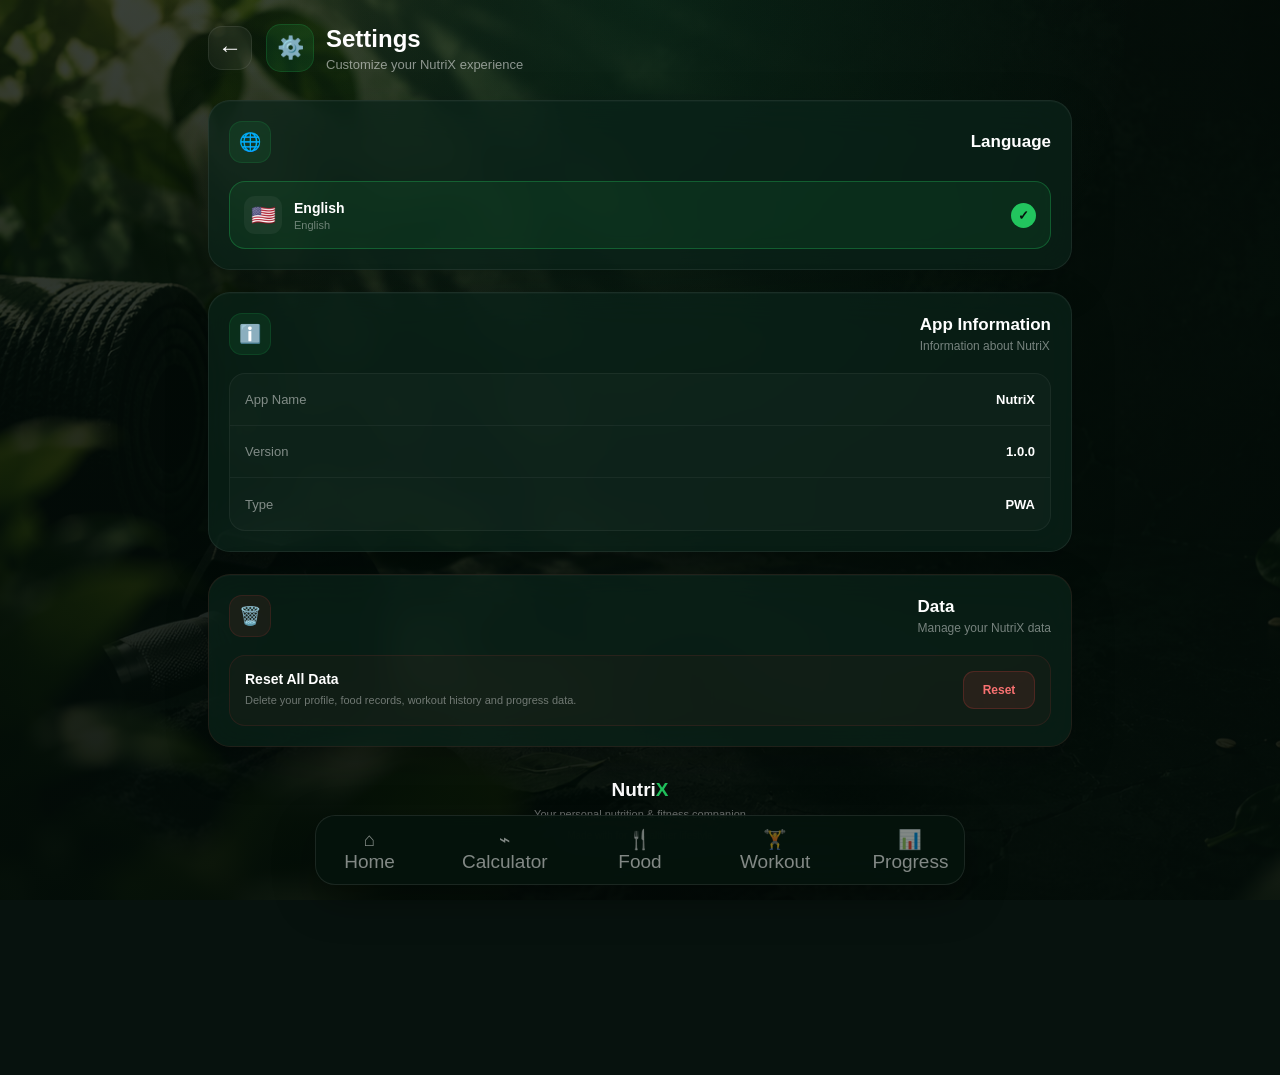
<file: pages/settings.html>
<!DOCTYPE html>
<html lang="en">
<head>
    <meta charset="UTF-8">

    <meta
        name="viewport"
        content="width=device-width, initial-scale=1.0, viewport-fit=cover"
    >

    <meta
        name="theme-color"
        content="#071a13"
    >

    <title>Settings | NutriX</title>
     
    <link
    rel="icon"
    href="../assets/images/nutrix-logo.png">
    <link rel="stylesheet" href="../style.css">
    <link rel="stylesheet" href="settings.css">
</head>

<body>

    <!-- Background -->
    <div class="page-bg"></div>

    <main class="settings-page">

        <!-- Header -->
        <header class="settings-header">

            <a href="../index.html" class="back-btn" aria-label="Back">
                <span>←</span>
            </a>

            <div class="settings-title">
                <span class="settings-icon">⚙️</span>

                <div>
                    <h1>Settings</h1>
                    <p>Customize your NutriX experience</p>
                </div>
            </div>

        </header>


        <!-- Language -->
        <section class="settings-section">

            <div class="section-heading">
                <div class="section-heading-icon">🌐</div>

                <div>
                    <h2>Language</h2>
                    
                </div>
            </div>

            <div class="language-options">

                <button
                    type="button"
                    class="language-option active"
                    data-language="en"
                >
                    <div class="language-info">
                        <span class="language-flag">🇺🇸</span>

                        <div>
                            <strong>English</strong>
                            <small>English</small>
                        </div>
                    </div>

                    <span class="language-check">✓</span>
                </button>


            </div>

        </section>


        <!-- App Information -->
        <section class="settings-section">

            <div class="section-heading">
                <div class="section-heading-icon">ℹ️</div>

                <div>
                    <h2>App Information</h2>
                    <p>Information about NutriX</p>
                </div>
            </div>


            <div class="info-card">

                <div class="info-row">
                    <span>App Name</span>
                    <strong>NutriX</strong>
                </div>

                <div class="info-row">
                    <span>Version</span>
                    <strong>1.0.0</strong>
                </div>

                <div class="info-row">
                    <span>Type</span>
                    <strong>PWA</strong>
                </div>

            </div>

        </section>


       



                


        


        <!-- Data -->
        <section class="settings-section danger-section">

            <div class="section-heading">

                <div class="section-heading-icon danger-icon">
                    🗑️
                </div>

                <div>
                    <h2>Data</h2>
                    <p>Manage your NutriX data</p>
                </div>

            </div>


            <div class="danger-card">

                <div class="danger-content">

                    <div>
                        <h3>Reset All Data</h3>

                        <p>
                            Delete your profile, food records,
                            workout history and progress data.
                        </p>
                    </div>

                    <button
                        type="button"
                        id="resetDataBtn"
                        class="reset-btn"
                    >
                        Reset
                    </button>

                </div>

            </div>

        </section>


        <!-- Footer -->
        <footer class="settings-footer">

            <div class="footer-logo">
                <span>Nutri</span><strong>X</strong>
            </div>

            <p>
                Your personal nutrition & fitness companion
            </p>

            <small>
                Made with for a healthier lifestyle
            </small>

        </footer>

    </main>


    <!-- Bottom Navigation -->
    <nav class="bottom-nav">

        <a href="../index.html" class="nav-item">
            <span class="nav-icon">⌂</span>
            <span>Home</span>
        </a>

        <a href="calculator.html" class="nav-item">
            <span class="nav-icon">⌁</span>
            <span>Calculator</span>
        </a>

        <a href="food.html" class="nav-item">
            <span class="nav-icon">🍴</span>
            <span>Food</span>
        </a>

        <a href="workout.html" class="nav-item">
            <span class="nav-icon">🏋️</span>
            <span>Workout</span>
        </a>

        <a href="progress.html" class="nav-item">
            <span class="nav-icon">📊</span>
            <span>Progress</span>
        </a>

    </nav>


    <!-- Reset Confirmation Modal -->
    <div
        id="resetModal"
        class="reset-modal hidden"
        aria-hidden="true"
    >

        <div class="reset-modal-overlay"></div>

        <div
            class="reset-modal-card"
            role="dialog"
            aria-modal="true"
            aria-labelledby="resetModalTitle"
        >

            <div class="modal-warning-icon">
                ⚠️
            </div>

            <h2 id="resetModalTitle">
                Reset all data?
            </h2>

            <p>
                This will permanently delete your profile,
                food records, workout history, weight history
                and progress data.
            </p>

            <div class="modal-actions">

                <button
                    type="button"
                    id="cancelResetBtn"
                    class="modal-cancel-btn"
                >
                    Cancel
                </button>

                <button
                    type="button"
                    id="confirmResetBtn"
                    class="modal-confirm-btn"
                >
                    Yes, Reset
                </button>

            </div>

        </div>

    </div>

    
    <script src="settings.js"></script>

</body>
</html>
</file>
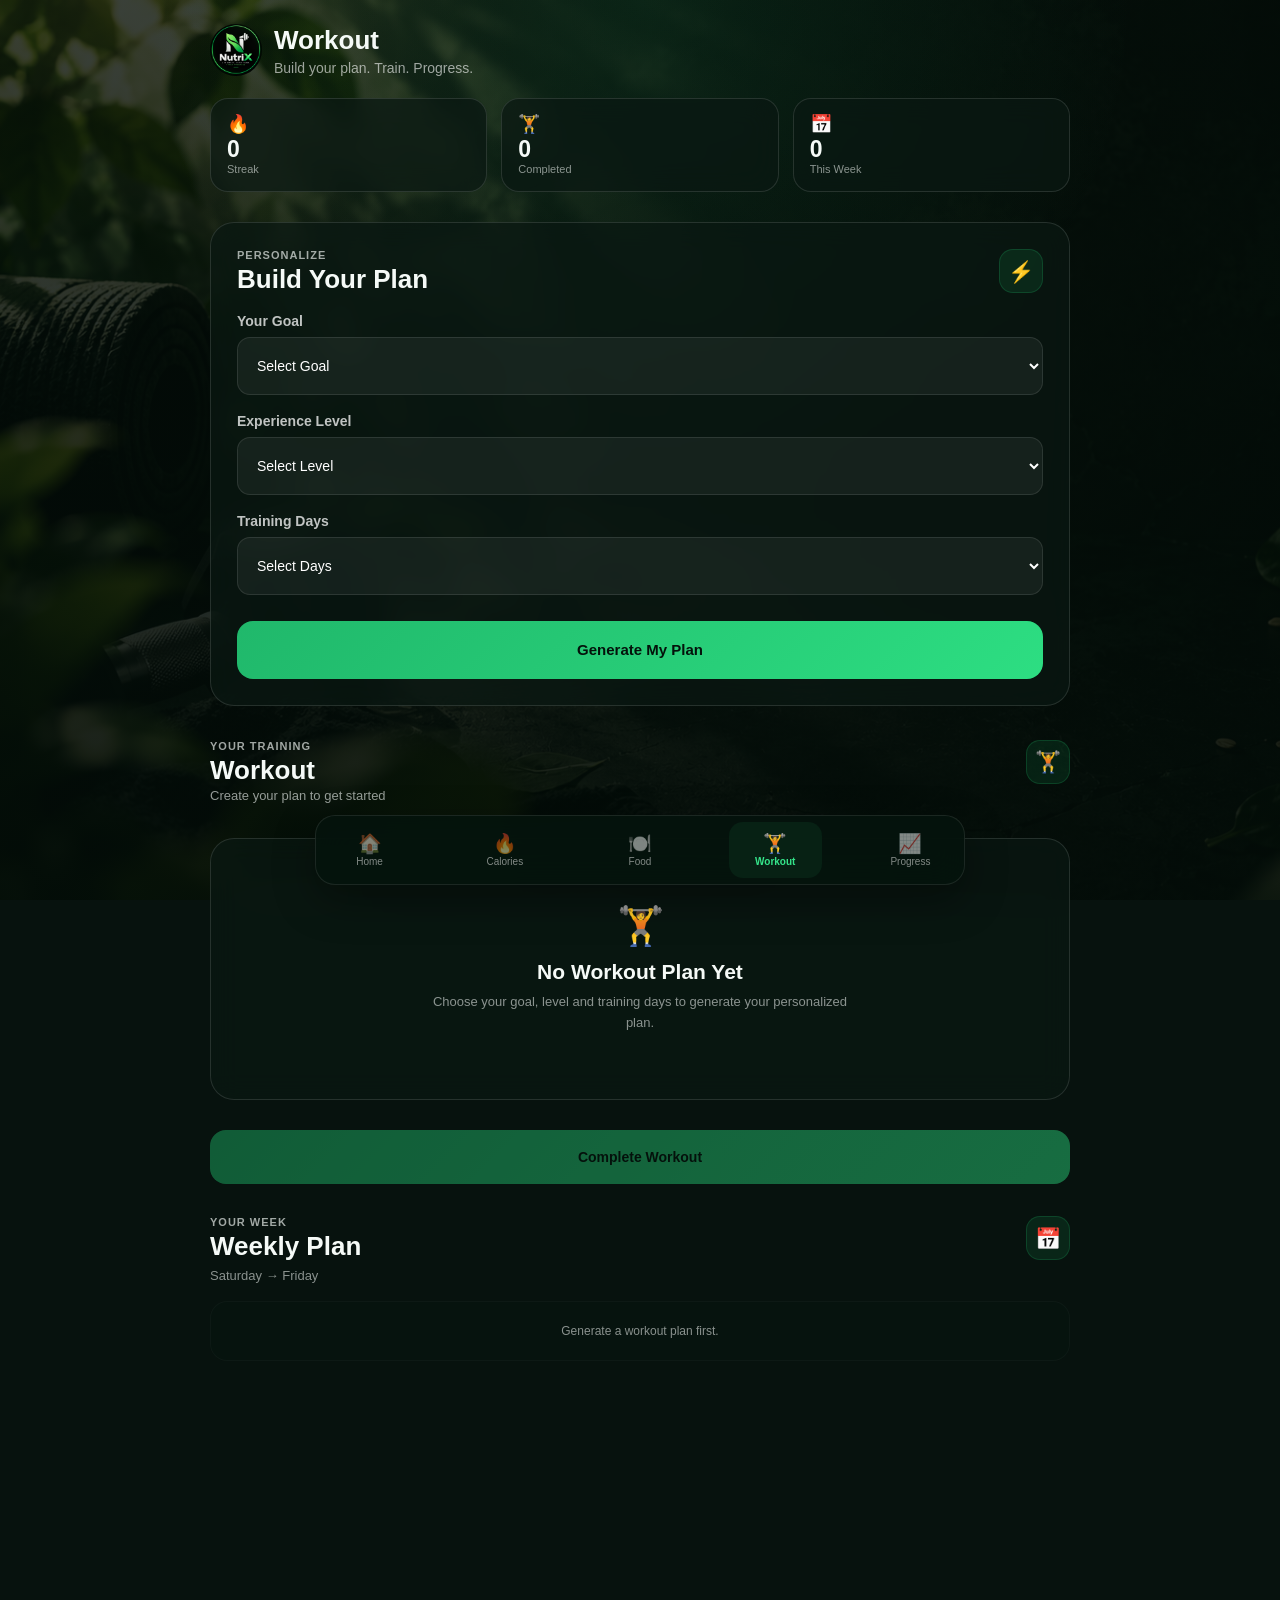
<file: pages/workout.html>
<!DOCTYPE html>
<html lang="en">

<head>

  <meta charset="UTF-8">

  <meta
    name="viewport"
    content="width=device-width, initial-scale=1.0"
  >

  <meta
    name="theme-color"
    content="#10231b"
  >

  <title>NutriX - Workout</title>

  <link
    rel="icon"
    href="../assets/images/nutrix-logo.png"
  >

  <link
    rel="stylesheet"
    href="../style.css"
  >

</head>


<body>

  <div class="page-bg"></div>


  <main class="app-container">

    <!-- ============================= -->
    <!-- HEADER -->
    <!-- ============================= -->

    <header class="page-header">

      <div class="page-title">

        <img
          src="../assets/images/nutrix-logo.png"
          alt="NutriX"
        >

        <div>

          <h1>
            Workout
          </h1>

          <p>
            Build your plan. Train. Progress.
          </p>

        </div>

      </div>

    </header>


    <!-- ============================= -->
    <!-- STATS -->
    <!-- ============================= -->

    <section class="workout-stats">

      <div class="glass workout-stat">

        <span class="stat-icon">
          🔥
        </span>

        <strong id="workoutStreak">
          0
        </strong>

        <small>
          Streak
        </small>

      </div>


      <div class="glass workout-stat">

        <span class="stat-icon">
          🏋️
        </span>

        <strong id="completedWorkouts">
          0
        </strong>

        <small>
          Completed
        </small>

      </div>


      <div class="glass workout-stat">

        <span class="stat-icon">
          📅
        </span>

        <strong id="weeklyWorkouts">
          0
        </strong>

        <small>
          This Week
        </small>

      </div>

    </section>


    <!-- ============================= -->
    <!-- PLAN BUILDER -->
    <!-- ============================= -->

    <section class="glass workout-builder">

      <div class="section-title">

        <div>

          <span class="section-label">
            PERSONALIZE
          </span>

          <h2>
            Build Your Plan
          </h2>

        </div>

        <span class="section-icon">
          ⚡
        </span>

      </div>


      <!-- GOAL -->

      <div class="form-group">

        <label for="workoutGoal">
          Your Goal
        </label>

        <select id="workoutGoal">

          <option value="">
            Select Goal
          </option>

          <option value="Lose Weight">
            Lose Weight
          </option>

          <option value="Build Muscle">
            Build Muscle
          </option>

          <option value="Maintain Fitness">
            Maintain Fitness
          </option>

        </select>

      </div>


      <!-- LEVEL -->

      <div class="form-group">

        <label for="workoutLevel">
          Experience Level
        </label>

        <select id="workoutLevel">

          <option value="">
            Select Level
          </option>

          <option value="beginner">
            Beginner
          </option>

          <option value="intermediate">
            Intermediate
          </option>

          <option value="advanced">
            Advanced
          </option>

        </select>

      </div>


      <!-- DAYS -->

      <div class="form-group">

        <label for="workoutDays">
          Training Days
        </label>

        <select id="workoutDays">

          <option value="">
            Select Days
          </option>

          <option value="3">
            3 Days / Week
          </option>

          <option value="4">
            4 Days / Week
          </option>

          <option value="5">
            5 Days / Week
          </option>

          <option value="6">
            6 Days / Week
          </option>

        </select>

      </div>


      <button
        id="generatePlan"
        class="primary-btn"
        type="button"
      >
        Generate My Plan
      </button>

    </section>


    <!-- ============================= -->
    <!-- TODAY WORKOUT -->
    <!-- ============================= -->

    <section class="workout-section">

      <div class="section-title">

        <div>

          <span class="section-label">
            YOUR TRAINING
          </span>

          <h2>
            Workout
          </h2>

          <p id="todayWorkoutSubtitle">
            Create your plan to get started
          </p>

        </div>

        <span class="section-icon">
          🏋️
        </span>

      </div>


      <div
        id="todayWorkout"
        class="glass today-workout"
      >

        <div class="empty-workout">

          <div class="empty-workout-icon">
            🏋️
          </div>

          <h2>
            No Workout Plan Yet
          </h2>

          <p>
            Choose your goal, level and training days
            to generate your personalized plan.
          </p>

        </div>

      </div>


      <!-- EXERCISES -->

      <div
        id="exerciseList"
        class="exercise-list"
      ></div>


      <!-- COMPLETE -->

      <button
        id="completeWorkout"
        class="primary-btn complete-btn"
        type="button"
        disabled
      >
        ✓ Complete Workout
      </button>

    </section>


    <!-- ============================= -->
    <!-- WEEKLY PLAN -->
    <!-- ============================= -->

    <section class="workout-section">

      <div class="section-title">

        <div>

          <span class="section-label">
            YOUR WEEK
          </span>

          <h2>
            Weekly Plan
          </h2>

          <p>
            Saturday → Friday
          </p>

        </div>

        <span class="section-icon">
          📅
        </span>

      </div>


      <div
        id="weeklyPlanList"
        class="weekly-plan-list"
      >

        <div class="weekly-empty">

          Generate a workout plan first.

        </div>

      </div>

    </section>


  </main>


  <!-- ============================= -->
  <!-- BOTTOM NAV -->
  <!-- ============================= -->

  <nav class="bottom-nav">

    <a href="../index.html">

      <span>
        🏠
      </span>

      <small>
        Home
      </small>

    </a>


    <a href="calculator.html">

      <span>
        🔥
      </span>

      <small>
        Calories
      </small>

    </a>


    <a href="food.html">

      <span>
        🍽️
      </span>

      <small>
        Food
      </small>

    </a>


    <a
      href="workout.html"
      class="active"
    >

      <span>
        🏋️
      </span>

      <small>
        Workout
      </small>

    </a>
     <a href="progress.html">
      <span>📈</span>
      <small>Progress</small>
    </a>

  </nav>

  
  <script src="../app.js"></script>

  <script src="workout.js"></script>

</body>

</html>
</file>
<file: style.css>
* {
    margin: 0;
    padding: 0;
    box-sizing: border-box;
}


:root {

    --primary: #25c477;
    --primary-dark: #15945a;

    --bg: #07120e;

    --card: rgba(10, 25, 19, 0.78);

    --text: #f5faf7;

    --muted: #a8b6af;

    --border: rgba(255, 255, 255, 0.12);

}


html {
    scroll-behavior: smooth;
}


body {

    font-family:
        Inter,
        Arial,
        Helvetica,
        sans-serif;

    background: var(--bg);

    color: var(--text);

    min-height: 100vh;

    padding-bottom: 92px;

}


/* =========================
   BACKGROUND
========================= */

.page-bg {

    position: fixed;

    inset: 0;

    background-image:

        linear-gradient(
            rgba(3, 13, 9, 0.42),
            rgba(3, 13, 9, 0.68)
        ),

        url("assets/images/nutrix-bg.png");

    background-size: cover;

    background-position: center center;

    background-repeat: no-repeat;

    z-index: -2;

}


.page-bg::after {

    content: "";

    position: absolute;

    inset: 0;

    background:

        radial-gradient(
            circle at 50% 35%,
            rgba(37, 196, 119, 0.10),
            transparent 42%
        ),

        linear-gradient(
            to bottom,
            transparent 55%,
            #07120e 100%
        );

}



/* =========================
   LINKS
========================= */

a {
    color: inherit;
}



/* =========================
   GLASS
========================= */

.glass {

    background:
        rgba(10, 24, 18, 0.72);

    backdrop-filter:
        blur(14px);

    -webkit-backdrop-filter:
        blur(14px);

    border:
        1px solid var(--border);

}


.glass-dark {

    background:
        rgba(6, 18, 13, 0.84);

    backdrop-filter:
        blur(14px);

    -webkit-backdrop-filter:
        blur(14px);

    border:
        1px solid rgba(255, 255, 255, 0.08);

}


.glass-green {

    background:
        rgba(20, 128, 78, 0.78);

    backdrop-filter:
        blur(14px);

    -webkit-backdrop-filter:
        blur(14px);

    border:
        1px solid rgba(115, 255, 180, 0.18);

}



/* =========================
   HEADER
========================= */

.topbar {

    height: 74px;

    position: sticky;

    top: 0;

    z-index: 100;

    display: flex;

    align-items: center;

    justify-content: space-between;

    padding:
        0
        max(
            5%,
            calc(
                (100vw - 1100px) / 2
            )
        );

    border-left: 0;

    border-right: 0;

    border-top: 0;

}


.brand {

    display: flex;

    align-items: center;

    gap: 8px;

    text-decoration: none;

    font-size: 27px;

    font-weight: 800;

}


.brand img {

    width: 38px;

    height: 38px;

    border-radius: 50%;

    object-fit: cover;

}


.brand > span span {

    color: var(--primary);

}


.profile-btn {

    width: 43px;

    height: 43px;

    border-radius: 50%;

    display: grid;

    place-items: center;

    text-decoration: none;

    background:
        rgba(255,255,255,0.09);

    border:
        1px solid var(--border);

}



/* =========================
   CONTAINER
========================= */

.container {

    width:
        min(1100px, 92%);

    margin:
        42px auto;

}



/* =========================
   WELCOME
========================= */

.welcome {

    margin-bottom: 30px;

}


.welcome p {

    color:
        var(--primary);

    font-weight:
        700;

    margin-bottom:
        9px;

}


.welcome h1 {

    font-size:
        clamp(30px, 5vw, 46px);

    line-height:
        1.1;

    margin-bottom:
        22px;

}


.setup-btn,
.add-btn,
.workout-btn {

    display:
        inline-block;

    text-decoration:
        none;

    font-weight:
        700;

    border-radius:
        13px;

    transition:
        0.2s;

}


.setup-btn,
.add-btn {

    background:
        var(--primary);

    color:
        #04120b;

    padding:
        13px 19px;

}


.setup-btn:hover,
.add-btn:hover {

    background:
        #50db98;

    transform:
        translateY(-2px);

}



/* =========================
   CALORIES
========================= */

.calorie-card {

    border-radius:
        25px;

    padding:
        30px;

    display:
        flex;

    align-items:
        center;

    justify-content:
        space-between;

    gap:
        25px;

    box-shadow:
        0 20px 60px
        rgba(0,0,0,0.25);

}


.label {

    color:
        #bdc8c2;

    margin-bottom:
        10px;

}


.calorie-card h2 {

    font-size:
        40px;

}


.calorie-card small {

    font-size:
        16px;

    color:
        #aebbb4;

}


.calorie-progress {

    width:
        min(320px,55vw);

    height:
        8px;

    background:
        rgba(255,255,255,0.12);

    border-radius:
        20px;

    overflow:
        hidden;

    margin-top:
        18px;

}


.calorie-progress div {

    height:
        100%;

    width:
        0;

    background:
        var(--primary);

    transition:
        0.4s;

}


.calorie-circle {

    width:
        112px;

    height:
        112px;

    flex-shrink:
        0;

    border-radius:
        50%;

    border:
        8px solid var(--primary);

    display:
        grid;

    place-items:
        center;

    font-weight:
        800;

    background:
        rgba(255,255,255,0.02);

}



/* =========================
   SECTIONS
========================= */

.section {

    margin-top:
        36px;

}


.section-header {

    display:
        flex;

    align-items:
        center;

    justify-content:
        space-between;

    margin-bottom:
        17px;

}


.section-header h2 {

    font-size:
        23px;

}


.section-header > span {

    color:
        var(--muted);

}



/* =========================
   MACROS
========================= */

.macro-grid {

    display:
        grid;

    grid-template-columns:
        repeat(3,1fr);

    gap:
        18px;

}


.macro-card {

    padding:
        22px;

    border-radius:
        19px;

}


.macro-icon {

    font-size:
        27px;

    margin-bottom:
        14px;

}


.macro-card h3 {

    font-size:
        15px;

    color:
        #c1ccc6;

    margin-bottom:
        8px;

}


.macro-card strong {

    font-size:
        27px;

}


.macro-card p {

    display:
        inline;

    color:
        #9eaaa4;

}


.progress {

    height:
        7px;

    background:
        rgba(255,255,255,0.11);

    border-radius:
        10px;

    overflow:
        hidden;

    margin-top:
        15px;

}


.progress div {

    height:
        100%;

    width:
        0;

    background:
        var(--primary);

    transition:
        0.4s;

}



/* =========================
   MEALS
========================= */

.meal-list {

    display:
        flex;

    flex-direction:
        column;

    gap:
        11px;

}


.meal {

    padding:
        17px;

    border-radius:
        16px;

    display:
        flex;

    align-items:
        center;

    justify-content:
        space-between;

}


.meal-info {

    display:
        flex;

    align-items:
        center;

    gap:
        14px;

}


.meal-icon {

    width:
        45px;

    height:
        45px;

    border-radius:
        12px;

    background:
        rgba(37,196,119,0.10);

    display:
        grid;

    place-items:
        center;

    font-size:
        22px;

}


.meal h3 {

    font-size:
        16px;

    margin-bottom:
        4px;

}


.meal p {

    font-size:
        13px;

    color:
        var(--muted);

}


.meal > strong {

    color:
        var(--primary);

}



/* =========================
   WORKOUT
========================= */

.workout-card {

    margin-top:
        36px;

    padding:
        27px;

    border-radius:
        22px;

    display:
        flex;

    align-items:
        center;

    justify-content:
        space-between;

    gap:
        20px;

}


.workout-card p {

    opacity:
        0.8;

    margin-bottom:
        7px;

}


.workout-card h2 {

    margin-bottom:
        7px;

}


.workout-card span {

    opacity:
        0.8;

}


.workout-btn {

    background:
        #fff;

    color:
        #102018;

    padding:
        13px 19px;

    white-space:
        nowrap;

}



/* =========================
   BOTTOM NAV
========================= */

.bottom-nav {

    position:
        fixed;

    bottom:
        0;

    left:
        0;

    right:
        0;

    height:
        76px;

    z-index:
        200;

    display:
        flex;

    justify-content:
        center;

    gap:
        42px;

    align-items:
        center;

    border-bottom:
        0;

    border-left:
        0;

    border-right:
        0;

}


.bottom-nav a {

    text-decoration:
        none;

    color:
        #aab5b0;

    font-size:
        12px;

    display:
        flex;

    flex-direction:
        column;

    align-items:
        center;

    gap:
        5px;

}


.bottom-nav a span {

    font-size:
        20px;

}


.bottom-nav .active {

    color:
        var(--primary);

    font-weight:
        700;

}



/* =========================
   MOBILE
========================= */

@media (max-width: 700px) {

    body {

        padding-bottom:
            84px;

    }


    .page-bg {

        background-position:
            center center;

    }


    .topbar {

        height:
            66px;

        padding:
            0 4%;

    }


    .brand {

        font-size:
            23px;

    }


    .brand img {

        width:
            34px;

        height:
            34px;

    }


    .container {

        width:
            92%;

        margin:
            28px auto;

    }


    .welcome h1 {

        font-size:
            31px;

    }


    .calorie-card {

        padding:
            22px;

        border-radius:
            20px;

    }


    .calorie-card h2 {

        font-size:
            30px;

    }


    .calorie-circle {

        width:
            82px;

        height:
            82px;

        border-width:
            6px;

    }


    .calorie-progress {

        width:
            180px;

    }


    .macro-grid {

        grid-template-columns:
            1fr;

    }


    .workout-card {

        flex-direction:
            column;

        align-items:
            flex-start;

    }


    .bottom-nav {

        gap:
            0;

        justify-content:
            space-around;

        padding:
            0 7px;

    }


    .bottom-nav a {

        font-size:
            11px;

    }


    .setup-btn {

        width:
            100%;

        text-align:
            center;

    }

}


/* ========================================
   Background
   ======================================== */

.page-bg {
  position: fixed;
  inset: 0;
  width: 100%;
  height: 100%;

  background-image:
    linear-gradient(
      rgba(3, 12, 8, 0.78),
      rgba(3, 12, 8, 0.92)
    ),
    url("assets/images/nutrix-bg.png");

  background-size: cover;
  background-position: left center;
  background-repeat: no-repeat;

  z-index: -2;
}


/* Dark overlay */

.page-bg::after {
  content: "";

  position: absolute;
  inset: 0;

  background:
    radial-gradient(
      circle at top center,
      rgba(37, 196, 119, 0.10),
      transparent 45%
    );

  pointer-events: none;
}


/* ========================================
   Main Container
   ======================================== */

.app-container {
  width: 100%;
  max-width: 900px;

  margin: 0 auto;

  padding: 24px 20px 120px;

  position: relative;
  z-index: 1;
}


/* ========================================
   Header
   ======================================== */

.page-header {
  display: flex;
  align-items: center;
  gap: 15px;

  margin-bottom: 22px;
}


.back-btn {
  width: 44px;
  height: 44px;

  display: flex;
  align-items: center;
  justify-content: center;

  border-radius: 14px;

  background: rgba(255, 255, 255, 0.08);

  border: 1px solid rgba(255, 255, 255, 0.08);

  color: white;
  text-decoration: none;

  font-size: 24px;

  transition: 0.25s;
}


.back-btn:hover {
  background: rgba(37, 196, 119, 0.18);
  transform: translateX(-3px);
}


.page-title {
  display: flex;
  align-items: center;
  gap: 12px;
}


.page-title img {
  width: 52px;
  height: 52px;

  object-fit: cover;

  border-radius: 50%;
}


.page-title h1 {
  margin: 0;

  font-size: 26px;
  font-weight: 800;
}


.page-title p {
  margin: 4px 0 0;

  color: rgba(255, 255, 255, 0.60);

  font-size: 14px;
}



/* ========================================
   Daily Summary
   ======================================== */

.food-summary {
  padding: 22px;

  margin-bottom: 20px;
}


.summary-header {
  display: flex;
  align-items: center;
  justify-content: space-between;
}


.summary-label {
  display: block;

  color: rgba(255, 255, 255, 0.60);

  font-size: 14px;

  margin-bottom: 6px;
}


.summary-header h2 {
  margin: 0;

  font-size: 30px;

  font-weight: 800;
}


.summary-header h2 small {
  color: rgba(255, 255, 255, 0.45);

  font-size: 15px;

  font-weight: 500;
}


.summary-icon {
  width: 52px;
  height: 52px;

  display: flex;
  align-items: center;
  justify-content: center;

  border-radius: 16px;

  background:
    rgba(37, 196, 119, 0.12);

  font-size: 25px;
}


/* ========================================
   Calories Progress
   ======================================== */

.progress-container {
  display: flex;
  align-items: center;

  gap: 10px;

  margin-top: 18px;
}


.progress-track {
  flex: 1;

  height: 8px;

  background:
    rgba(255, 255, 255, 0.08);

  border-radius: 20px;

  overflow: hidden;
}


.progress-fill {
  height: 100%;

  background:
    linear-gradient(
      90deg,
      #20b86b,
      #35e58b
    );

  border-radius: inherit;

  transition: width 0.4s ease;
}


#caloriePercentage {
  min-width: 40px;

  text-align: right;

  color: #35e58b;

  font-size: 13px;
}


/* ========================================
   Macro Summary
   ======================================== */

.macro-summary {
  display: grid;

  grid-template-columns:
    repeat(3, 1fr);

  gap: 16px;

  margin-top: 22px;
}


.macro-top {
  display: flex;
  justify-content: space-between;

  gap: 10px;

  margin-bottom: 8px;

  font-size: 13px;

  color: rgba(255, 255, 255, 0.65);
}


.macro-top b,
.macro-top span:last-child {
  color: white;
}


.macro-progress {
  width: 100%;
  height: 6px;

  background:
    rgba(255, 255, 255, 0.07);

  border-radius: 20px;

  overflow: hidden;
}


.macro-progress-fill {
  height: 100%;

  border-radius: inherit;

  transition: width 0.4s ease;
}


.macro-progress-fill.protein {
  background: #4da3ff;
}


.macro-progress-fill.carbs {
  background: #ffbd4a;
}


.macro-progress-fill.fat {
  background: #ff6b81;
}


/* ========================================
   Section Cards
   ======================================== */

.food-form-card,
.today-food-card {
  padding: 22px;

  margin-bottom: 20px;
}


.section-heading {
  display: flex;
  justify-content: space-between;
  align-items: center;

  margin-bottom: 20px;
}


.section-heading h2 {
  margin: 0;

  font-size: 21px;
}


.section-heading p {
  margin: 5px 0 0;

  color: rgba(255, 255, 255, 0.50);

  font-size: 13px;
}


.section-icon {
  font-size: 26px;
}


/* ========================================
   Form
   ======================================== */

.form-group {
  margin-bottom: 17px;
}


.form-group label {
  display: block;

  margin-bottom: 8px;

  font-size: 14px;

  font-weight: 600;

  color: rgba(255, 255, 255, 0.75);
}


.form-group input,
.form-group select {
  width: 100%;

  height: 50px;

  padding: 0 15px;

  border-radius: 13px;

  border:
    1px solid rgba(255, 255, 255, 0.10);

  outline: none;

  background:
    rgba(255, 255, 255, 0.055);

  color: white;

  font-size: 14px;

  transition: 0.2s;
}


.form-group input::placeholder {
  color:
    rgba(255, 255, 255, 0.35);
}


.form-group input:focus,
.form-group select:focus {
  border-color:
    rgba(37, 196, 119, 0.65);

  box-shadow:
    0 0 0 3px
    rgba(37, 196, 119, 0.08);
}


.form-group select option {
  background: #10231b;
  color: white;
}


.form-group select optgroup {
  background: #10231b;
  color: #35e58b;
  font-weight: 700;
}


/* ========================================
   Food Preview
   ======================================== */

.food-preview {
  margin-top: 18px;

  padding: 18px;

  border-radius: 17px;

  background:
    rgba(37, 196, 119, 0.07);

  border:
    1px solid rgba(37, 196, 119, 0.12);
}


.preview-food {
  display: flex;
  align-items: center;

  gap: 13px;

  margin-bottom: 18px;
}


.preview-emoji {
  width: 52px;
  height: 52px;

  display: flex;
  align-items: center;
  justify-content: center;

  border-radius: 15px;

  background:
    rgba(255, 255, 255, 0.07);

  font-size: 27px;
}


.preview-food h3 {
  margin: 0;

  font-size: 16px;
}


.preview-food p {
  margin: 4px 0 0;

  color:
    rgba(255, 255, 255, 0.50);

  font-size: 13px;
}


.preview-nutrition {
  display: grid;

  grid-template-columns:
    repeat(4, 1fr);

  gap: 8px;
}


.preview-nutrition div {
  text-align: center;

  padding: 10px 5px;

  border-radius: 12px;

  background:
    rgba(255, 255, 255, 0.045);
}


.preview-nutrition strong {
  display: block;

  font-size: 15px;
}


.preview-nutrition span {
  display: block;

  margin-top: 3px;

  color:
    rgba(255, 255, 255, 0.45);

  font-size: 10px;
}


/* ========================================
   Buttons
   ======================================== */

.primary-btn {
  width: 100%;

  height: 52px;

  border: none;

  border-radius: 14px;

  margin-top: 18px;

  background:
    linear-gradient(
      135deg,
      #20b86b,
      #2dde82
    );

  color: #04120b;

  font-size: 15px;

  font-weight: 800;

  cursor: pointer;

  transition: 0.25s;
}


.primary-btn:hover {
  transform: translateY(-2px);

  box-shadow:
    0 10px 25px
    rgba(37, 196, 119, 0.20);
}


.primary-btn span {
  font-size: 20px;
}


/* ========================================
   Today's Food
   ======================================== */

.meal-section {
  margin-bottom: 22px;
}


.meal-header {
  margin-bottom: 10px;

  padding-bottom: 9px;

  border-bottom:
    1px solid rgba(255, 255, 255, 0.07);
}


.meal-header > div {
  display: flex;

  justify-content: space-between;
  align-items: center;
}


.meal-header h3 {
  margin: 0;

  font-size: 16px;
}


.meal-header span {
  color:
    #35e58b;

  font-size: 13px;
}


/* ========================================
   Food Item
   ======================================== */

.food-item {
  position: relative;

  display: flex;

  align-items: center;

  gap: 12px;

  padding: 13px;

  margin-bottom: 8px;

  border-radius: 15px;

  background:
    rgba(255, 255, 255, 0.045);

  border:
    1px solid rgba(255, 255, 255, 0.05);
}


.food-item-main {
  display: flex;

  align-items: center;

  gap: 10px;

  min-width: 0;

  flex: 1;
}


.food-item-emoji {
  width: 43px;
  height: 43px;

  display: flex;
  align-items: center;
  justify-content: center;

  flex-shrink: 0;

  border-radius: 12px;

  background:
    rgba(255, 255, 255, 0.06);

  font-size: 21px;
}


.food-item-info {
  min-width: 0;
}


.food-item-info h4 {
  margin: 0;

  font-size: 14px;

  white-space: nowrap;
  overflow: hidden;
  text-overflow: ellipsis;
}


.food-item-info p {
  margin: 4px 0 0;

  color:
    rgba(255, 255, 255, 0.45);

  font-size: 12px;
}


.food-item-nutrition {
  text-align: right;

  padding-right: 28px;
}


.food-item-nutrition strong {
  display: block;

  color: #35e58b;

  font-size: 13px;
}


.food-item-nutrition small {
  display: block;

  margin-top: 4px;

  color:
    rgba(255, 255, 255, 0.40);

  font-size: 9px;

  white-space: nowrap;
}


.delete-food {
  position: absolute;

  right: 10px;
  top: 50%;

  transform: translateY(-50%);

  width: 27px;
  height: 27px;

  border: none;

  border-radius: 8px;

  background:
    rgba(255, 70, 90, 0.10);

  color:
    #ff7182;

  font-size: 18px;

  cursor: pointer;
}


/* ========================================
   Empty State
   ======================================== */

.empty-food {
  text-align: center;

  padding: 35px 15px;
}


.empty-icon {
  font-size: 42px;

  margin-bottom: 10px;

  opacity: 0.7;
}


.empty-food h3 {
  margin: 0;

  font-size: 16px;
}


.empty-food p {
  margin: 7px 0 0;

  color:
    rgba(255, 255, 255, 0.40);

  font-size: 13px;
}


/* ========================================
   Clear Button
   ======================================== */

.danger-btn {
  width: 100%;

  height: 46px;

  border: 1px solid
    rgba(255, 80, 100, 0.15);

  border-radius: 12px;

  background:
    rgba(255, 80, 100, 0.07);

  color:
    #ff7182;

  cursor: pointer;

  font-weight: 600;

  transition: 0.2s;
}


.danger-btn:hover {
  background:
    rgba(255, 80, 100, 0.13);
}


/* ========================================
   Bottom Navigation
   ======================================== */

.bottom-nav {
  position: fixed;

  left: 50%;

  bottom: 15px;

  transform: translateX(-50%);

  width: min(
    calc(100% - 24px),
    650px
  );

  height: 70px;

  display: flex;

  justify-content: space-around;
  align-items: center;

  padding: 7px;

  border-radius: 20px;

  background:
    rgba(5, 19, 13, 0.90);

  border:
    1px solid rgba(255, 255, 255, 0.09);

  backdrop-filter: blur(18px);
  -webkit-backdrop-filter: blur(18px);

  box-shadow:
    0 15px 40px rgba(0, 0, 0, 0.35);

  z-index: 100;
}


.bottom-nav a {
  flex: 1;

  height: 56px;

  display: flex;

  flex-direction: column;

  align-items: center;
  justify-content: center;

  gap: 3px;

  color:
    rgba(255, 255, 255, 0.50);

  text-decoration: none;

  border-radius: 14px;

  transition: 0.2s;
}


.bottom-nav a span {
  font-size: 19px;

  line-height: 1;
}


.bottom-nav a small {
  font-size: 10px;
}


.bottom-nav a.active {
  color: #35e58b;

  background:
    rgba(37, 196, 119, 0.08);
}


.bottom-nav a:hover {
  color: white;
}


/* ========================================
   Mobile
   ======================================== */

@media (max-width: 600px) {

  .app-container {
    padding:
      18px 14px 110px;
  }


  .page-title h1 {
    font-size: 22px;
  }


  .page-title p {
    font-size: 12px;
  }


  .page-title img {
    width: 45px;
    height: 45px;
  }


  .food-summary,
  .food-form-card,
  .today-food-card {
    padding: 17px;

    border-radius: 18px;
  }


  .summary-header h2 {
    font-size: 25px;
  }


  .macro-summary {
    grid-template-columns: 1fr;

    gap: 12px;
  }


  .preview-nutrition {
    grid-template-columns:
      repeat(2, 1fr);

    gap: 8px;
  }


  .food-item {
    padding: 11px;
  }


  .food-item-nutrition {
    padding-right: 24px;
  }


  .food-item-nutrition small {
    font-size: 8px;
  }


  .bottom-nav {
    bottom: 8px;

    height: 66px;

    width:
      calc(100% - 16px);
  }

}


/* =========================================================
   NUTRIX WORKOUT PAGE
   FINAL UI FIX
   ========================================================= */


/* =========================================================
   WORKOUT PAGE CONTAINER
   ========================================================= */

.workout-section {
    width: 100%;
    margin: 0 0 32px;
}

.workout-builder {
    width: 100%;
    box-sizing: border-box;
    margin-bottom: 34px;
}


/* =========================================================
   SECTION TITLE
   ========================================================= */

.workout-section .section-title,
.workout-builder .section-title {
    width: 100%;

    display: flex;
    align-items: flex-start;
    justify-content: space-between;

    gap: 15px;

    margin-bottom: 18px;
}

.workout-section .section-title > div:first-child,
.workout-builder .section-title > div:first-child {
    min-width: 0;
    flex: 1;
}


/* Remove weird icon positioning */

.workout-section .section-icon,
.workout-builder .section-icon {
    position: static !important;

    width: 44px;
    height: 44px;

    min-width: 44px;

    display: flex;
    align-items: center;
    justify-content: center;

    margin: 0 !important;

    border-radius: 14px;

    background: rgba(35, 211, 118, 0.10);

    border: 1px solid rgba(35, 211, 118, 0.18);

    font-size: 21px;

    line-height: 1;
}


/* =========================================================
   SECTION LABEL
   ========================================================= */

.workout-section .section-label,
.workout-builder .section-label {
    display: block;

    margin-bottom: 4px;

    font-size: 11px;

    font-weight: 800;

    letter-spacing: 1px;

    opacity: 0.65;
}


/* =========================================================
   SECTION HEADINGS
   ========================================================= */

.workout-section .section-title h2,
.workout-builder .section-title h2 {
    margin: 0;

    font-size: 26px;

    line-height: 1.15;
}

.workout-section .section-title p {
    margin: 6px 0 0;

    font-size: 13px;

    opacity: 0.55;
}


/* =========================================================
   WORKOUT STATS
   ========================================================= */

.workout-stats {
    width: 100%;

    display: grid;

    grid-template-columns: repeat(3, 1fr);

    gap: 14px;

    margin-bottom: 30px;
}

.workout-stat {
    min-width: 0;

    min-height: 90px;

    display: flex;

    flex-direction: column;

    align-items: flex-start;

    justify-content: center;

    padding: 16px;

    box-sizing: border-box;

    border-radius: 18px;
}

.workout-stat .stat-icon {
    font-size: 18px;

    line-height: 1;
}

.workout-stat strong {
    display: block;

    margin: 5px 0 2px;

    font-size: 23px;

    line-height: 1;
}

.workout-stat small {
    font-size: 11px;

    opacity: 0.55;
}


/* =========================================================
   BUILD PLAN
   ========================================================= */

.workout-builder {
    padding: 26px;

    border-radius: 24px;
}

.workout-builder .form-group {
    margin-bottom: 18px;
}

.workout-builder label {
    display: block;

    margin-bottom: 8px;

    font-size: 14px;

    font-weight: 700;
}

.workout-builder select {
    width: 100%;

    min-height: 58px;

    padding: 0 18px;

    border-radius: 16px;

    box-sizing: border-box;

    outline: none;

    cursor: pointer;

    font-size: 15px;
}

.workout-builder .primary-btn {
    width: 100%;

    min-height: 58px;

    margin-top: 8px;

    border-radius: 16px;

    font-size: 15px;

    font-weight: 800;
}


/* =========================================================
   TODAY WORKOUT
   ========================================================= */

.today-workout {
    width: 100%;

    box-sizing: border-box;

    padding: 25px;

    border-radius: 24px;

    overflow: hidden;
}


/* =========================================================
   WORKOUT HEADER
   ========================================================= */

.workout-day-header {
    width: 100%;

    display: flex;

    align-items: center;

    justify-content: space-between;

    gap: 18px;

    box-sizing: border-box;
}

.workout-day-header > div:first-child {
    flex: 1;

    min-width: 0;
}

.workout-day-header h2 {
    margin: 7px 0 5px;

    font-size: 27px;

    line-height: 1.1;
}

.workout-day-header p {
    margin: 0;

    font-size: 14px;

    line-height: 1.5;

    opacity: 0.62;
}


/* =========================================================
   TODAY BADGE
   ========================================================= */

.workout-day-badge {
    display: inline-flex;

    align-items: center;

    justify-content: center;

    min-height: 25px;

    padding: 4px 10px;

    box-sizing: border-box;

    border-radius: 999px;

    background: rgba(35, 211, 118, 0.11);

    border: 1px solid rgba(35, 211, 118, 0.22);

    color: #32e88b;

    font-size: 10px;

    font-weight: 900;

    letter-spacing: 0.8px;
}


/* =========================================================
   WORKOUT ICON
   ========================================================= */

.workout-day-icon {
    width: 60px;
    height: 60px;

    min-width: 60px;

    display: flex;

    align-items: center;

    justify-content: center;

    box-sizing: border-box;

    border-radius: 18px;

    background: rgba(35, 211, 118, 0.10);

    border: 1px solid rgba(35, 211, 118, 0.20);

    font-size: 28px;

    line-height: 1;
}


/* =========================================================
   WORKOUT SUBTITLE
   ========================================================= */

#todayWorkoutSubtitle {
    margin: 0 0 15px;

    font-size: 13px;

    line-height: 1.5;

    opacity: 0.6;
}


/* =========================================================
   EXERCISE LIST
   ========================================================= */

.exercise-list {
    width: 100%;

    display: flex;

    flex-direction: column;

    gap: 10px;

    margin-top: 14px;
}


/* =========================================================
   EXERCISE CARD
   ========================================================= */

.exercise-card {
    width: 100%;

    min-height: 72px;

    display: flex;

    align-items: center;

    gap: 13px;

    padding: 14px;

    box-sizing: border-box;

    border-radius: 17px;

    background: rgba(7, 24, 17, 0.72);

    border: 1px solid rgba(255, 255, 255, 0.06);

    transition:
        transform 0.2s ease,
        background 0.2s ease,
        border-color 0.2s ease;
}

.exercise-card:hover {
    transform: translateY(-2px);

    background: rgba(15, 40, 28, 0.85);

    border-color: rgba(35, 211, 118, 0.20);
}


/* =========================================================
   EXERCISE NUMBER
   ========================================================= */

.exercise-number {
    width: 38px;
    height: 38px;

    min-width: 38px;

    display: flex;

    align-items: center;

    justify-content: center;

    border-radius: 12px;

    background: rgba(35, 211, 118, 0.11);

    color: #32e88b;

    font-size: 13px;

    font-weight: 900;
}


/* =========================================================
   EXERCISE INFO
   ========================================================= */

.exercise-info {
    flex: 1;

    min-width: 0;
}

.exercise-info h3 {
    margin: 0 0 4px;

    font-size: 15px;

    line-height: 1.25;

    white-space: nowrap;

    overflow: hidden;

    text-overflow: ellipsis;
}

.exercise-info span {
    display: block;

    font-size: 11px;

    opacity: 0.5;
}


/* =========================================================
   EXERCISE META
   ========================================================= */

.exercise-meta {
    min-width: 70px;

    display: flex;

    flex-direction: column;

    align-items: flex-end;

    justify-content: center;

    gap: 4px;

    text-align: right;
}

.exercise-meta strong {
    font-size: 12px;

    white-space: nowrap;
}

.exercise-meta small {
    font-size: 10px;

    white-space: nowrap;

    opacity: 0.5;
}


/* =========================================================
   COMPLETE BUTTON
   ========================================================= */

.complete-btn {
    width: 100%;

    min-height: 54px;

    margin-top: 16px;

    border-radius: 16px;

    font-size: 14px;

    font-weight: 800;
}

.complete-btn:disabled {
    opacity: 0.45;

    cursor: not-allowed;

    transform: none;
}


/* =========================================================
   REST DAY
   ========================================================= */

.rest-day-card {
    width: 100%;

    min-height: 210px;

    display: flex;

    flex-direction: column;

    align-items: center;

    justify-content: center;

    padding: 25px;

    box-sizing: border-box;

    text-align: center;
}

.rest-icon {
    width: 64px;
    height: 64px;

    display: flex;

    align-items: center;

    justify-content: center;

    margin-bottom: 14px;

    border-radius: 20px;

    background: rgba(255, 255, 255, 0.05);

    font-size: 30px;
}

.rest-day-card h2 {
    margin: 0 0 7px;

    font-size: 22px;
}

.rest-day-card p {
    max-width: 430px;

    margin: 0;

    font-size: 13px;

    line-height: 1.6;

    opacity: 0.55;
}

.rest-tips {
    display: flex;

    flex-wrap: wrap;

    justify-content: center;

    gap: 7px;

    margin-top: 17px;
}

.rest-tips span {
    padding: 7px 10px;

    border-radius: 999px;

    background: rgba(255, 255, 255, 0.05);

    font-size: 10px;

    opacity: 0.65;
}


/* =========================================================
   EMPTY WORKOUT
   ========================================================= */

.empty-workout {
    min-height: 210px;

    display: flex;

    flex-direction: column;

    align-items: center;

    justify-content: center;

    padding: 25px;

    box-sizing: border-box;

    text-align: center;
}

.empty-workout-icon {
    margin-bottom: 12px;

    font-size: 38px;
}

.empty-workout h2 {
    margin: 0 0 8px;

    font-size: 21px;
}

.empty-workout p {
    max-width: 430px;

    margin: 0;

    font-size: 13px;

    line-height: 1.6;

    opacity: 0.55;
}


/* =========================================================
   WEEKLY PLAN
   ========================================================= */

.weekly-plan-list {
    width: 100%;

    display: flex;

    flex-direction: column;

    gap: 9px;
}


/* =========================================================
   WEEKLY DAY BUTTON
   ========================================================= */

.weekly-day {
    width: 100%;

    min-height: 67px;

    display: flex;

    align-items: center;

    justify-content: space-between;

    gap: 15px;

    padding: 14px 16px;

    box-sizing: border-box;

    border-radius: 17px;

    border: 1px solid rgba(255, 255, 255, 0.06);

    background: rgba(7, 24, 17, 0.65);

    color: inherit;

    text-align: left;

    cursor: pointer;

    transition:
        transform 0.2s ease,
        background 0.2s ease,
        border-color 0.2s ease;
}

.weekly-day:hover {
    transform: translateY(-2px);

    background: rgba(15, 40, 28, 0.8);

    border-color: rgba(35, 211, 118, 0.18);
}


/* =========================================================
   WEEKLY LEFT
   ========================================================= */

.weekly-day-left {
    flex: 1;

    min-width: 0;
}

.weekly-day-name {
    display: flex;

    align-items: center;

    gap: 8px;

    margin-bottom: 4px;

    font-size: 14px;

    font-weight: 800;
}

.weekly-day-workout {
    font-size: 11px;

    opacity: 0.5;

    white-space: nowrap;

    overflow: hidden;

    text-overflow: ellipsis;
}


/* =========================================================
   WEEKLY RIGHT
   ========================================================= */

.weekly-day-right {
    width: 32px;

    min-width: 32px;

    display: flex;

    align-items: center;

    justify-content: center;
}

.arrow {
    font-size: 27px;

    line-height: 1;

    opacity: 0.45;
}


/* =========================================================
   TODAY LABEL
   ========================================================= */

.today-label {
    display: inline-flex;

    align-items: center;

    padding: 3px 7px;

    border-radius: 999px;

    background: rgba(35, 211, 118, 0.12);

    color: #32e88b;

    font-size: 8px;

    font-weight: 900;

    letter-spacing: 0.5px;
}


/* =========================================================
   CURRENT DAY
   ========================================================= */

.weekly-day.current-day {
    background: rgba(35, 211, 118, 0.07);

    border-color: rgba(35, 211, 118, 0.25);
}


/* =========================================================
   SELECTED DAY
   ========================================================= */

.weekly-day.selected-day {
    background: rgba(35, 211, 118, 0.12);

    border-color: rgba(35, 211, 118, 0.40);

    box-shadow:
        0 0 0 1px rgba(35, 211, 118, 0.05);
}


/* =========================================================
   REST DAY
   ========================================================= */

.weekly-day.rest-day {
    opacity: 0.65;
}

.rest-icon-small {
    font-size: 18px;

    line-height: 1;
}


/* =========================================================
   COMPLETED DAY
   ========================================================= */

.weekly-day.completed-day {
    border-color: rgba(35, 211, 118, 0.20);
}

.completed-icon {
    width: 29px;
    height: 29px;

    display: flex;

    align-items: center;

    justify-content: center;

    border-radius: 50%;

    background: rgba(35, 211, 118, 0.14);

    color: #32e88b;

    font-size: 13px;

    font-weight: 900;
}


/* =========================================================
   EMPTY WEEK
   ========================================================= */

.weekly-empty {
    width: 100%;

    padding: 22px;

    box-sizing: border-box;

    border-radius: 17px;

    background: rgba(7, 24, 17, 0.6);

    border: 1px solid rgba(255, 255, 255, 0.05);

    text-align: center;

    font-size: 12px;

    opacity: 0.55;
}


/* =========================================================
   MOBILE
   ========================================================= */

@media (max-width: 700px) {

    .workout-stats {
        gap: 8px;
    }

    .workout-stat {
        min-height: 80px;

        padding: 11px;
    }

    .workout-stat strong {
        font-size: 20px;
    }

    .workout-stat small {
        font-size: 9px;
    }

    .workout-builder {
        padding: 20px;
    }

    .today-workout {
        padding: 20px;
    }

    .workout-day-header h2 {
        font-size: 23px;
    }

    .workout-day-icon {
        width: 52px;
        height: 52px;

        min-width: 52px;

        border-radius: 16px;

        font-size: 24px;
    }

}


/* =========================================================
   SMALL MOBILE
   ========================================================= */

@media (max-width: 430px) {

    .workout-stats {
        gap: 6px;
    }

    .workout-stat {
        min-height: 72px;

        padding: 9px;
    }

    .workout-stat .stat-icon {
        font-size: 14px;
    }

    .workout-stat strong {
        font-size: 18px;
    }

    .workout-stat small {
        font-size: 8px;
    }


    .workout-builder {
        padding: 17px;

        border-radius: 20px;
    }


    .workout-section .section-title h2,
    .workout-builder .section-title h2 {
        font-size: 22px;
    }


    .workout-section .section-icon,
    .workout-builder .section-icon {
        width: 38px;
        height: 38px;

        min-width: 38px;

        border-radius: 12px;

        font-size: 18px;
    }


    .today-workout {
        padding: 17px;

        border-radius: 20px;
    }


    .workout-day-header {
        gap: 10px;
    }


    .workout-day-header h2 {
        font-size: 21px;
    }


    .workout-day-header p {
        font-size: 11px;
    }


    .workout-day-icon {
        width: 45px;
        height: 45px;

        min-width: 45px;

        border-radius: 14px;

        font-size: 20px;
    }


    .workout-day-badge {
        font-size: 8px;
    }


    .exercise-card {
        padding: 11px;

        gap: 9px;

        border-radius: 14px;
    }


    .exercise-number {
        width: 31px;
        height: 31px;

        min-width: 31px;

        border-radius: 9px;

        font-size: 11px;
    }


    .exercise-info h3 {
        font-size: 13px;
    }


    .exercise-info span {
        font-size: 9px;
    }


    .exercise-meta {
        min-width: 54px;
    }


    .exercise-meta strong {
        font-size: 9px;
    }


    .exercise-meta small {
        font-size: 8px;
    }


    .weekly-day {
        min-height: 62px;

        padding: 12px 13px;

        border-radius: 15px;
    }


    .weekly-day-name {
        font-size: 13px;
    }


    .weekly-day-workout {
        font-size: 10px;
    }


    .today-label {
        font-size: 7px;

        padding: 2px 5px;
    }

}


/* =========================================================
   CALCULATOR - FINAL CLEAN STYLES
   ========================================================= */

.calculator-layout {
    width: 100%;
    display: flex;
    flex-direction: column;
    gap: 22px;
}

.form-card,
.results-card {
    width: 100%;
    padding: 25px;
    border-radius: 22px;
}

.form-card {
    order: 1;
}

.results-card {
    order: 2;
}

.card-header,
.results-header,
.section-title {
    display: flex;
    align-items: center;
    justify-content: space-between;
    gap: 15px;
}

.card-header {
    margin-bottom: 22px;
}

.card-header h2,
.results-header h2,
.section-title h3 {
    margin: 0;
}

.card-header p {
    margin: 5px 0 0;
    color: var(--muted);
    font-size: 13px;
}

.card-icon,
.results-icon {
    width: 44px;
    height: 44px;
    min-width: 44px;
    display: grid;
    place-items: center;
    border-radius: 14px;
    background: rgba(37, 196, 119, 0.10);
    border: 1px solid rgba(37, 196, 119, 0.16);
    font-size: 21px;
}

.form-group {
    margin-bottom: 17px;
}

.field-row {
    display: grid;
    grid-template-columns: repeat(2, minmax(0, 1fr));
    gap: 18px;
}

.form-group label {
    display: block;
    margin-bottom: 8px;
    color: rgba(255, 255, 255, 0.75);
    font-size: 14px;
    font-weight: 600;
}

.form-group label span {
    color: var(--muted);
    font-weight: 500;
}

.form-group input,
.form-group select {
    width: 100%;
    height: 50px;
    padding: 0 15px;
    border: 1px solid rgba(255, 255, 255, 0.10);
    border-radius: 13px;
    outline: none;
    background: rgba(255, 255, 255, 0.055);
    color: #fff;
    font-size: 14px;
    transition: 0.2s ease;
}

.form-group input::placeholder {
    color: rgba(255, 255, 255, 0.35);
}

.form-group input:focus,
.form-group select:focus {
    border-color: rgba(37, 196, 119, 0.65);
    box-shadow: 0 0 0 3px rgba(37, 196, 119, 0.08);
}

.form-group select option {
    background: #10231b;
    color: #fff;
}

.calculate-btn {
    width: 100%;
    min-height: 52px;
    display: flex;
    align-items: center;
    justify-content: space-between;
    padding: 0 20px;
    border: 1px solid rgba(37, 196, 119, 0.25);
    border-radius: 14px;
    background: rgba(37, 196, 119, 0.12);
    color: #fff;
    font-size: 15px;
    font-weight: 700;
    cursor: pointer;
    transition: background 0.25s ease, border-color 0.25s ease, transform 0.25s ease;
}

.calculate-btn:hover {
    background: rgba(37, 196, 119, 0.20);
    border-color: rgba(37, 196, 119, 0.45);
    transform: translateY(-1px);
}

.calculate-btn span:last-child {
    color: var(--primary);
    font-size: 20px;
}

.results-header {
    padding-bottom: 20px;
    margin-bottom: 18px;
    border-bottom: 1px solid var(--border);
}

.results-header > div:first-child > span {
    display: block;
    margin-bottom: 7px;
    color: var(--primary);
    font-size: 11px;
    font-weight: 800;
    letter-spacing: 0.8px;
}

.results-header h2 {
    font-size: 28px;
}

.result-card {
    display: flex;
    align-items: center;
    gap: 14px;
    padding: 17px;
    margin-bottom: 12px;
    border-radius: 15px;
    background: rgba(255, 255, 255, 0.05);
    border: 1px solid rgba(255, 255, 255, 0.05);
}

.result-icon {
    width: 44px;
    height: 44px;
    min-width: 44px;
    border-radius: 13px;
    background: rgba(37, 196, 119, 0.09);
    border: 1px solid rgba(37, 196, 119, 0.12);
}

.result-content {
    min-width: 0;
    flex: 1;
}

.result-content > span {
    display: block;
    margin-bottom: 5px;
    color: var(--muted);
    font-size: 13px;
}

.result-content strong {
    display: block;
    font-size: 25px;
}

.result-content strong small {
    margin-left: 5px;
    color: var(--muted);
    font-size: 12px;
    font-weight: 500;
}

.results-card > .result-card:first-of-type {
    background: rgba(37, 196, 119, 0.08);
    border-color: rgba(37, 196, 119, 0.14);
}

.result-grid {
    display: grid;
    grid-template-columns: repeat(2, minmax(0, 1fr));
    gap: 12px;
}

.result-grid .result-card {
    margin-bottom: 0;
}

.macros-section {
    margin-top: 24px;
}

.section-title {
    margin-bottom: 12px;
}

.section-title h3 {
    font-size: 17px;
}

.section-title > span {
    color: var(--muted);
    font-size: 11px;
}

.macro-result-grid {
    display: grid;
    grid-template-columns: repeat(3, minmax(0, 1fr));
    gap: 10px;
}

.macro-result-grid .result-card {
    flex-direction: column;
    align-items: flex-start;
    gap: 8px;
    margin: 0;
    padding: 14px;
}

.macro-result-grid .result-icon {
    width: 36px;
    height: 36px;
    min-width: 36px;
    font-size: 18px;
}

.macro-result-grid .result-content strong {
    font-size: 20px;
}

.save-message {
    margin-top: 18px;
    padding: 12px 14px;
    border-radius: 12px;
    background: rgba(37, 196, 119, 0.08);
    border: 1px solid rgba(37, 196, 119, 0.12);
    color: #35e58b;
    font-size: 12px;
    text-align: center;
}

/* =========================================================
   RESPONSIVE
   ========================================================= */

@media (max-width: 800px) {
    .calculator-layout {
        gap: 18px;
    }

    .field-row {
        grid-template-columns: 1fr;
    }
}

@media (max-width: 600px) {
    .app-container {
        padding: 20px 16px 130px;
    }

    .form-card,
    .results-card {
        padding: 18px;
        border-radius: 18px;
    }

    .card-header h2,
    .results-header h2 {
        font-size: 22px;
    }

    .result-grid {
        grid-template-columns: 1fr;
    }

    .macro-result-grid {
        grid-template-columns: 1fr;
    }
}

/* =========================================================
   GLOBAL MOBILE SAFETY
   ========================================================= */

html,
body {
    width: 100%;
    min-height: 100%;
    height: auto;
    overflow-x: hidden;
    overflow-y: auto;
}

.app-container {
    min-height: 100vh;
}

/* Keep the fixed navigation from covering the last content. */
@media (max-width: 600px) {
    body {
        padding-bottom: 0;
    }

    .app-container {
        padding-bottom: 130px;
    }
}

/* ========================================
   AI FOOD SCANNER
======================================== */

.food-scanner-section {
  margin: 28px 0;
}

.food-scanner-section .section-title {
  display: flex;
  align-items: center;
  justify-content: space-between;
  gap: 16px;
  margin-bottom: 16px;
}

.food-scanner-section .section-title h2 {
  margin: 0;
  font-size: 28px;
  font-weight: 800;
  color: #f4f7f5;
}

.food-scanner-section .section-title p {
  margin: 4px 0 0;
  color: #91a29a;
  font-size: 14px;
}

.ai-badge {
  display: inline-flex;
  align-items: center;
  justify-content: center;
  min-width: 42px;
  height: 28px;
  padding: 0 10px;
  border-radius: 999px;

  background: rgba(0, 255, 150, 0.08);
  border: 1px solid rgba(0, 255, 150, 0.25);

  color: #39e58c;
  font-size: 12px;
  font-weight: 800;
  letter-spacing: 0.5px;
}


/* ========================================
   SCANNER CARD
======================================== */

.ai-scanner-card {
  position: relative;
  overflow: hidden;

  padding: 24px;

  border-radius: 22px;

  background:
    linear-gradient(
      145deg,
      rgba(12, 35, 27, 0.92),
      rgba(5, 19, 14, 0.96)
    );

  border: 1px solid rgba(90, 180, 130, 0.16);

  box-shadow:
    0 20px 60px rgba(0, 0, 0, 0.25),
    inset 0 1px 0 rgba(255, 255, 255, 0.03);
}


/* ========================================
   UPLOAD AREA
======================================== */

.scanner-upload {
  min-height: 260px;

  display: flex;
  flex-direction: column;
  align-items: center;
  justify-content: center;

  text-align: center;

  padding: 30px 20px;

  border: 1px dashed rgba(70, 220, 145, 0.28);
  border-radius: 18px;

  background:
    radial-gradient(
      circle at center,
      rgba(35, 180, 110, 0.08),
      transparent 65%
    );
}

.scanner-icon {
  width: 74px;
  height: 74px;

  display: flex;
  align-items: center;
  justify-content: center;

  margin-bottom: 18px;

  border-radius: 22px;

  background:
    linear-gradient(
      145deg,
      rgba(42, 210, 130, 0.18),
      rgba(42, 210, 130, 0.05)
    );

  border: 1px solid rgba(70, 220, 145, 0.22);

  color: #39e58c;

  font-size: 30px;

  box-shadow:
    0 12px 30px rgba(0, 200, 120, 0.08);
}

.scanner-upload h3 {
  margin: 0 0 8px;

  color: #f3f7f5;

  font-size: 21px;
  font-weight: 800;
}

.scanner-upload p {
  max-width: 360px;

  margin: 0 0 20px;

  color: #899c93;

  font-size: 14px;
  line-height: 1.6;
}


/* ========================================
   SCAN BUTTON
======================================== */

.scan-food-btn {
  display: inline-flex;
  align-items: center;
  justify-content: center;
  gap: 9px;

  min-height: 48px;

  padding: 0 24px;

  border: 0;
  border-radius: 14px;

  background:
    linear-gradient(
      135deg,
      #20c77a,
      #0e9e5b
    );

  color: #ffffff;

  font-size: 15px;
  font-weight: 800;

  cursor: pointer;

  box-shadow:
    0 10px 25px rgba(20, 190, 110, 0.20);

  transition:
    transform 0.2s ease,
    box-shadow 0.2s ease,
    filter 0.2s ease;
}

.scan-food-btn:hover {
  transform: translateY(-2px);

  box-shadow:
    0 14px 32px rgba(20, 190, 110, 0.28);

  filter: brightness(1.05);
}

.scan-food-btn:active {
  transform: translateY(0);
}


/* ========================================
   IMAGE PREVIEW
======================================== */

.scanner-preview {
  position: relative;

  width: 100%;

  border-radius: 18px;

  overflow: hidden;

  background: #07150f;

  border: 1px solid rgba(90, 180, 130, 0.18);
}

.scanner-preview img {
  display: block;

  width: 100%;
  max-height: 420px;

  object-fit: cover;
}


/* ========================================
   LOADING
======================================== */

.scanner-loading {
  min-height: 250px;

  display: flex;
  flex-direction: column;
  align-items: center;
  justify-content: center;

  text-align: center;
}

.ai-loader {
  width: 52px;
  height: 52px;

  margin-bottom: 20px;

  border-radius: 50%;

  border: 4px solid rgba(50, 210, 135, 0.12);

  border-top-color: #32d58a;

  animation:
    aiScannerSpin 0.9s linear infinite;
}

@keyframes aiScannerSpin {
  to {
    transform: rotate(360deg);
  }
}

.scanner-loading h3 {
  margin: 0 0 8px;

  color: #f4f7f5;

  font-size: 19px;
}

.scanner-loading p {
  margin: 0;

  max-width: 360px;

  color: #879a91;

  font-size: 13px;

  line-height: 1.6;
}


/* ========================================
   AI RESULT
======================================== */

.scanner-result {
  animation: aiResultIn 0.35s ease;
}

@keyframes aiResultIn {
  from {
    opacity: 0;
    transform: translateY(10px);
  }

  to {
    opacity: 1;
    transform: translateY(0);
  }
}

.ai-result-header {
  display: flex;
  align-items: center;
  justify-content: space-between;

  gap: 16px;

  margin-bottom: 18px;
}

.result-label {
  display: block;

  margin-bottom: 4px;

  color: #36dc8a;

  font-size: 10px;
  font-weight: 800;

  letter-spacing: 1.5px;
}

.ai-result-header h3 {
  margin: 0;

  color: #f4f7f5;

  font-size: 22px;
}

.confidence-badge {
  display: inline-flex;

  align-items: center;
  justify-content: center;

  padding: 8px 12px;

  border-radius: 999px;

  background: rgba(45, 210, 130, 0.09);

  border: 1px solid rgba(45, 210, 130, 0.2);

  color: #39df8b;

  font-size: 11px;
  font-weight: 800;

  white-space: nowrap;
}


/* ========================================
   AI FOOD ITEMS
======================================== */

.ai-food-items {
  display: flex;
  flex-direction: column;

  gap: 10px;

  margin-bottom: 18px;
}

.ai-food-item {
  display: flex;

  align-items: center;
  justify-content: space-between;

  gap: 15px;

  padding: 15px;

  border-radius: 15px;

  background: rgba(255, 255, 255, 0.025);

  border: 1px solid rgba(255, 255, 255, 0.06);
}

.ai-food-item-info {
  min-width: 0;

  display: flex;
  flex-direction: column;

  gap: 4px;
}

.ai-food-name {
  color: #edf4f0;

  font-size: 15px;
  font-weight: 700;

  overflow: hidden;

  text-overflow: ellipsis;
  white-space: nowrap;
}

.ai-food-item-info small {
  color: #7f9289;

  font-size: 12px;
}

.ai-food-item-nutrition {
  display: flex;
  flex-direction: column;

  align-items: flex-end;

  gap: 4px;

  flex-shrink: 0;
}

.ai-food-item-nutrition strong {
  color: #f0f6f3;

  font-size: 14px;
}

.ai-food-item-nutrition small {
  color: #82958c;

  font-size: 10px;
}


/* ========================================
   TOTAL NUTRITION
======================================== */

.ai-total-card {
  display: grid;

  grid-template-columns:
    repeat(4, 1fr);

  gap: 10px;

  padding: 16px;

  margin-bottom: 16px;

  border-radius: 17px;

  background:
    linear-gradient(
      145deg,
      rgba(27, 150, 91, 0.12),
      rgba(10, 55, 36, 0.16)
    );

  border: 1px solid rgba(60, 210, 135, 0.13);
}

.ai-total-item {
  text-align: center;

  display: flex;
  flex-direction: column;

  gap: 4px;
}

.ai-total-item span {
  color: #81958b;

  font-size: 10px;
  font-weight: 600;
}

.ai-total-item strong {
  color: #f4f8f6;

  font-size: 20px;
  font-weight: 800;
}

.ai-total-item small {
  color: #6f8379;

  font-size: 9px;
}


/* ========================================
   AI NOTE
======================================== */

.ai-note {
  padding: 13px 15px;

  margin-bottom: 16px;

  border-radius: 13px;

  background: rgba(255, 193, 7, 0.05);

  border: 1px solid rgba(255, 193, 7, 0.10);

  color: #aeb9b3;

  font-size: 12px;

  line-height: 1.6;
}


/* ========================================
   AI ACTION BUTTONS
======================================== */

.add-ai-food-btn,
.scan-again-btn {
  width: 100%;

  min-height: 48px;

  display: flex;

  align-items: center;
  justify-content: center;

  gap: 9px;

  border-radius: 13px;

  font-size: 14px;
  font-weight: 800;

  cursor: pointer;

  transition:
    transform 0.2s ease,
    background 0.2s ease;
}

.add-ai-food-btn {
  border: 0;

  background:
    linear-gradient(
      135deg,
      #20c77a,
      #0e9e5b
    );

  color: #ffffff;

  box-shadow:
    0 10px 25px rgba(20, 190, 110, 0.15);
}

.add-ai-food-btn:hover {
  transform: translateY(-1px);
}

.scan-again-btn {
  margin-top: 10px;

  background: rgba(255, 255, 255, 0.035);

  border: 1px solid rgba(255, 255, 255, 0.08);

  color: #a9b7b0;
}

.scan-again-btn:hover {
  background: rgba(255, 255, 255, 0.06);
}


/* ========================================
   EMPTY AI RESULT
======================================== */

.ai-empty-result {
  display: flex;
  flex-direction: column;

  align-items: center;

  justify-content: center;

  padding: 28px;

  border-radius: 15px;

  background: rgba(255, 255, 255, 0.025);

  border: 1px solid rgba(255, 255, 255, 0.06);

  text-align: center;
}

.ai-empty-result span {
  font-size: 32px;

  margin-bottom: 8px;
}

.ai-empty-result p {
  margin: 0;

  color: #8b9d94;

  font-size: 13px;
}


/* ========================================
   HIDDEN ATTRIBUTE
======================================== */

[hidden] {
  display: none !important;
}


/* ========================================
   MOBILE
======================================== */

@media (max-width: 600px) {

  .food-scanner-section {
    margin: 22px 0;
  }

  .food-scanner-section .section-title h2 {
    font-size: 23px;
  }

  .food-scanner-section .section-title p {
    font-size: 12px;
  }

  .ai-scanner-card {
    padding: 14px;

    border-radius: 18px;
  }

  .scanner-upload {
    min-height: 230px;

    padding: 25px 15px;
  }

  .scanner-icon {
    width: 64px;
    height: 64px;

    border-radius: 19px;

    font-size: 25px;
  }

  .scanner-upload h3 {
    font-size: 18px;
  }

  .scanner-upload p {
    font-size: 12px;
  }

  .scan-food-btn {
    width: 100%;

    min-height: 48px;
  }

  .ai-total-card {
    grid-template-columns:
      repeat(2, 1fr);

    gap: 14px;
  }

  .ai-total-item strong {
    font-size: 19px;
  }

  .ai-food-item {
    align-items: flex-start;
  }

  .ai-food-item-nutrition {
    align-items: flex-end;
  }

  .ai-result-header h3 {
    font-size: 19px;
  }

  .confidence-badge {
    font-size: 9px;

    padding: 7px 9px;
  }

}


/* ========================================
   VERY SMALL SCREENS
======================================== */

@media (max-width: 380px) {

  .ai-food-item {
    flex-direction: column;
  }

  .ai-food-item-nutrition {
    width: 100%;

    align-items: flex-start;
  }

}

/* Settings Button */
.settings-page-btn {
    width: 42px;
    height: 42px;

    display: flex;
    align-items: center;
    justify-content: center;

    border-radius: 13px;

    background: rgba(255, 255, 255, 0.06);
    border: 1px solid rgba(255, 255, 255, 0.08);

    color: #ffffff;
    text-decoration: none;

    font-size: 19px;

    backdrop-filter: blur(12px);
    -webkit-backdrop-filter: blur(12px);

    transition: 0.25s ease;
}

.settings-page-btn:hover {
    background: rgba(34, 197, 94, 0.12);
    border-color: rgba(34, 197, 94, 0.25);
    transform: rotate(15deg);
}

.topbar-actions {
    display: flex;
    align-items: center;
    gap: 8px;
    margin-left: auto;
}

/* =========================
   Delete Food Button
========================= */

.food-item {
    position: relative;
}

.delete-food {
    width: 32px;
    height: 32px;

    display: flex;
    align-items: center;
    justify-content: center;

    flex-shrink: 0;

    margin-left: 10px;

    border-radius: 10px;

    background: rgba(239, 68, 68, 0.08);
    border: 1px solid rgba(239, 68, 68, 0.18);

    color: #f87171;

    font-size: 20px;
    line-height: 1;

    cursor: pointer;

    transition: all 0.2s ease;
}

.delete-food:hover {
    background: rgba(239, 68, 68, 0.18);
    border-color: rgba(239, 68, 68, 0.35);

    transform: scale(1.05);
}

.delete-food:active {
    transform: scale(0.92);
}

/* =========================================
   NUTRIX FOOD TRACKER
   FOOD LIST FINAL UI
========================================= */

.today-food-card {
    width: 100%;
}

/* =========================
   Section Header
========================= */

.today-food-card .section-title {
    display: flex;
    align-items: center;
    justify-content: space-between;

    gap: 16px;

    margin-bottom: 18px;
}

.today-food-card .section-title h2 {
    margin: 0;

    font-size: 28px;
    font-weight: 800;

    line-height: 1.15;

    color: #f4f8f6;
}

.today-food-card .section-title p {
    margin: 4px 0 0;

    font-size: 15px;

    color: rgba(220, 235, 228, 0.65);
}

.today-food-card .section-icon {
    width: 44px;
    height: 44px;

    display: flex;
    align-items: center;
    justify-content: center;

    flex-shrink: 0;

    border-radius: 14px;

    background: rgba(255, 255, 255, 0.05);
    border: 1px solid rgba(255, 255, 255, 0.08);

    font-size: 22px;
}


/* =========================
   Food List
========================= */

#foodList {
    display: flex;
    flex-direction: column;

    gap: 10px;
}


/* =========================
   Food Item
========================= */

#foodList .food-item {
    width: 100%;
    min-height: 84px;

    display: flex;
    align-items: center;

    gap: 14px;

    padding: 14px 16px;

    box-sizing: border-box;

    border-radius: 18px;

    background:
        linear-gradient(
            135deg,
            rgba(255, 255, 255, 0.055),
            rgba(255, 255, 255, 0.025)
        );

    border: 1px solid rgba(255, 255, 255, 0.075);

    transition:
        transform 0.2s ease,
        background 0.2s ease,
        border-color 0.2s ease;
}

#foodList .food-item:hover {
    transform: translateY(-1px);

    background:
        linear-gradient(
            135deg,
            rgba(255, 255, 255, 0.075),
            rgba(255, 255, 255, 0.035)
        );

    border-color: rgba(34, 197, 94, 0.18);
}


/* =========================
   Food Icon
========================= */

.food-item-icon {
    width: 46px;
    height: 46px;

    display: flex;
    align-items: center;
    justify-content: center;

    flex-shrink: 0;

    border-radius: 14px;

    background: rgba(34, 197, 94, 0.08);

    border: 1px solid rgba(34, 197, 94, 0.12);

    font-size: 23px;
}


/* =========================
   Food Info
========================= */

.food-item-info {
    min-width: 0;

    flex: 1;
}

.food-item-info h3 {
    margin: 0;

    font-size: 18px;
    font-weight: 750;

    color: #f4f8f6;

    white-space: nowrap;
    overflow: hidden;
    text-overflow: ellipsis;
}

.food-item-info span {
    display: block;

    margin-top: 4px;

    font-size: 14px;

    color: rgba(220, 235, 228, 0.62);
}


/* =========================
   Macros
========================= */

.food-item-macros {
    display: flex;
    flex-direction: column;

    align-items: flex-end;

    flex-shrink: 0;

    min-width: 185px;
}

.food-item-macros strong {
    font-size: 16px;
    font-weight: 800;

    color: #f4f8f6;

    white-space: nowrap;
}

.food-item-macros small {
    margin-top: 4px;

    font-size: 13px;

    color: rgba(220, 235, 228, 0.62);

    white-space: nowrap;
}


/* =========================
   Delete Button
========================= */

.delete-food-btn {
    width: 38px;
    height: 38px;

    min-width: 38px;
    min-height: 38px;

    padding: 0;
    margin: 0;

    display: flex;
    align-items: center;
    justify-content: center;

    flex-shrink: 0;

    border-radius: 11px;

    border: 1px solid rgba(239, 68, 68, 0.18);

    background: rgba(239, 68, 68, 0.06);

    color: rgba(248, 113, 113, 0.85);

    cursor: pointer;

    transition:
        background 0.2s ease,
        border-color 0.2s ease,
        color 0.2s ease,
        transform 0.2s ease;
}

.delete-food-btn svg {
    width: 18px;
    height: 18px;

    fill: none;

    stroke: currentColor;

    stroke-width: 1.8;

    stroke-linecap: round;
    stroke-linejoin: round;
}

.delete-food-btn:hover {
    background: rgba(239, 68, 68, 0.14);

    border-color: rgba(239, 68, 68, 0.35);

    color: #f87171;

    transform: scale(1.06);
}

.delete-food-btn:active {
    transform: scale(0.92);
}

.delete-food-btn:focus-visible {
    outline: 2px solid rgba(239, 68, 68, 0.45);

    outline-offset: 2px;
}


/* =========================
   Clear Today Button
========================= */

.today-food-card .danger-btn {
    width: 100%;

    margin-top: 14px;

    min-height: 52px;

    border-radius: 15px;

    border: 1px solid rgba(239, 68, 68, 0.25);

    background: rgba(239, 68, 68, 0.055);

    color: #fb7185;

    font-size: 15px;
    font-weight: 750;

    cursor: pointer;

    transition:
        background 0.2s ease,
        border-color 0.2s ease,
        transform 0.2s ease;
}

.today-food-card .danger-btn:hover {
    background: rgba(239, 68, 68, 0.10);

    border-color: rgba(239, 68, 68, 0.38);
}

.today-food-card .danger-btn:active {
    transform: scale(0.985);
}


/* =========================
   Empty State
========================= */

.empty-food-state {
    padding: 42px 20px;

    text-align: center;

    border-radius: 18px;

    background: rgba(255, 255, 255, 0.025);

    border: 1px dashed rgba(255, 255, 255, 0.10);
}

.empty-food-icon {
    font-size: 34px;

    margin-bottom: 10px;
}

.empty-food-state h3 {
    margin: 0;

    color: #f4f8f6;

    font-size: 18px;
}

.empty-food-state p {
    margin: 6px 0 0;

    color: rgba(220, 235, 228, 0.55);

    font-size: 14px;
}


/* =========================
   Mobile
========================= */

@media (max-width: 700px) {

    #foodList .food-item {
        min-height: 76px;

        padding: 12px;

        gap: 10px;

        border-radius: 15px;
    }

    .food-item-icon {
        width: 40px;
        height: 40px;

        border-radius: 12px;

        font-size: 20px;
    }

    .food-item-info h3 {
        font-size: 15px;
    }

    .food-item-info span {
        font-size: 12px;
    }

    .food-item-macros {
        min-width: auto;

        align-items: flex-end;
    }

    .food-item-macros strong {
        font-size: 13px;
    }

    .food-item-macros small {
        font-size: 11px;
    }

    .delete-food-btn {
        width: 34px;
        height: 34px;

        min-width: 34px;
        min-height: 34px;

        border-radius: 9px;
    }

    .delete-food-btn svg {
        width: 16px;
        height: 16px;
    }

    .today-food-card .section-title h2 {
        font-size: 23px;
    }

}


/* =========================
   Small Mobile
========================= */

@media (max-width: 480px) {

    #foodList .food-item {
        gap: 8px;

        padding: 10px;
    }

    .food-item-icon {
        width: 36px;
        height: 36px;

        font-size: 18px;
    }

    .food-item-info h3 {
        font-size: 14px;
    }

    .food-item-info span {
        font-size: 11px;
    }

    .food-item-macros strong {
        font-size: 12px;
    }

    .food-item-macros small {
        font-size: 10px;
    }

    .delete-food-btn {
        width: 32px;
        height: 32px;

        min-width: 32px;
        min-height: 32px;
    }

}

/* =========================================
   FOOD PAGE - CARD BORDERS ONLY
   ========================================= */

.food-page .food-summary,
.food-page .food-form-card,
.food-page .today-food-card {
    border: 1px solid rgba(37, 196, 119, 0.18);
    border-radius: 22px;
    box-shadow:
        0 8px 30px rgba(0, 0, 0, 0.18),
        inset 0 1px 0 rgba(255, 255, 255, 0.04);
}

/* Hover على الكروت */
.food-page .food-summary,
.food-page .food-form-card,
.food-page .today-food-card {
    transition:
        border-color 0.25s ease,
        box-shadow 0.25s ease,
        transform 0.25s ease;
}

.food-page .food-summary:hover,
.food-page .food-form-card:hover,
.food-page .today-food-card:hover {
    border-color: rgba(37, 196, 119, 0.30);
    box-shadow:
        0 12px 35px rgba(0, 0, 0, 0.22),
        0 0 20px rgba(37, 196, 119, 0.04);
}

/* حواف عناصر الإدخال */
.food-page .form-group input,
.food-page .form-group select {
    border: 1px solid rgba(255, 255, 255, 0.08);
    border-radius: 14px;
}

.food-page .form-group input:focus,
.food-page .form-group select:focus {
    border-color: rgba(37, 196, 119, 0.45);
    box-shadow: 0 0 0 3px rgba(37, 196, 119, 0.08);
    outline: none;
}

/* حواف Food Preview */
.food-page .food-preview {
    border: 1px solid rgba(37, 196, 119, 0.16);
    border-radius: 18px;
}

/* حواف كل وجبة في Today's Food */
.food-page .food-item {
    border: 1px solid rgba(255, 255, 255, 0.07);
    border-radius: 16px;
}

.food-page .food-item:hover {
    border-color: rgba(37, 196, 119, 0.20);
}


/* ========================================
   SCANNER CLOSE BUTTON - FINAL FIX
======================================== */

.scanner-preview .remove-scan-btn {
    position: absolute !important;
    top: 12px !important;
    right: 12px !important;

    width: 42px !important;
    height: 42px !important;

    min-width: 42px !important;
    min-height: 42px !important;

    padding: 0 !important;
    margin: 0 !important;

    border-radius: 50% !important;
    border: 1px solid rgba(255, 255, 255, 0.35) !important;

    /*
       The X is created using two white diagonal lines
       so Font Awesome is not required.
    */
    background-color: rgba(0, 0, 0, 0.88) !important;

    background-image:
        linear-gradient(
            45deg,
            transparent 46%,
            #ffffff 47%,
            #ffffff 53%,
            transparent 54%
        ),
        linear-gradient(
            -45deg,
            transparent 46%,
            #ffffff 47%,
            #ffffff 53%,
            transparent 54%
        ) !important;

    background-size: 18px 18px !important;
    background-position: center !important;
    background-repeat: no-repeat !important;

    box-shadow:
        0 4px 12px rgba(0, 0, 0, 0.45) !important;

    z-index: 999999 !important;

    cursor: pointer !important;

    /* Hide anything inside the button */
    font-size: 0 !important;
    line-height: 0 !important;
}

/* Hide Font Awesome completely */
.scanner-preview .remove-scan-btn i {
    display: none !important;
}

/* Hover */
.scanner-preview .remove-scan-btn:hover {
    background-color: rgba(20, 199, 122, 0.95) !important;
}

/* Click animation */
.scanner-preview .remove-scan-btn:active {
    transform: scale(0.9) !important;
}
</file>
<file: pages/progress.css>
/* =========================================================
   NutriX - Progress Page
   ========================================================= */


/* =========================================================
   PAGE
   ========================================================= */

.progress-page {
  padding-bottom: 110px;
}


/* =========================================================
   SECTIONS
   ========================================================= */

.progress-section {
  margin-bottom: 26px;
}


.progress-section-heading {
  display: flex;
  align-items: center;
  justify-content: space-between;
  gap: 16px;
  margin-bottom: 14px;
}


.progress-section-heading > div {
  min-width: 0;
}


.progress-label {
  display: block;
  margin-bottom: 4px;

  font-size: 10px;
  font-weight: 800;
  letter-spacing: 1.8px;

  color: rgba(130, 255, 183, 0.65);

  text-transform: uppercase;
}


.progress-section-heading h2 {
  margin: 0;

  font-size: 21px;
  line-height: 1.2;
  font-weight: 800;

  color: #f3fff8;
}


.progress-heading-icon {
  width: 42px;
  height: 42px;

  display: flex;
  align-items: center;
  justify-content: center;

  flex-shrink: 0;

  border-radius: 14px;

  background: rgba(35, 175, 98, 0.10);
  border: 1px solid rgba(92, 255, 155, 0.12);

  font-size: 20px;

  box-shadow:
    inset 0 1px 0 rgba(255,255,255,0.04),
    0 8px 25px rgba(0,0,0,0.18);
}


/* =========================================================
   GLASS
   ========================================================= */

.progress-page .glass {
  background:
    linear-gradient(
      145deg,
      rgba(21, 55, 39, 0.72),
      rgba(8, 26, 18, 0.82)
    );

  border: 1px solid rgba(110, 255, 164, 0.10);

  box-shadow:
    0 18px 45px rgba(0, 0, 0, 0.22),
    inset 0 1px 0 rgba(255,255,255,0.035);

  backdrop-filter: blur(18px);
  -webkit-backdrop-filter: blur(18px);
}


/* =========================================================
   OVERVIEW
   ========================================================= */

.progress-overview-grid {
  display: grid;

  grid-template-columns:
    minmax(0, 1.45fr)
    repeat(3, minmax(0, 1fr));

  gap: 12px;
}


.progress-main-card {
  min-height: 145px;

  padding: 18px;

  border-radius: 22px;

  position: relative;
  overflow: hidden;
}


.progress-main-card::before {
  content: "";

  position: absolute;

  width: 150px;
  height: 150px;

  top: -80px;
  right: -55px;

  border-radius: 50%;

  background: rgba(57, 220, 119, 0.10);

  filter: blur(3px);

  pointer-events: none;
}


.progress-card-top {
  display: flex;
  align-items: flex-start;
  justify-content: space-between;
  gap: 12px;

  position: relative;
  z-index: 1;
}


.progress-muted {
  display: block;

  margin-bottom: 5px;

  font-size: 12px;

  color: rgba(224, 247, 234, 0.55);
}


.progress-card-top strong {
  display: inline-block;

  font-size: 31px;
  line-height: 1;

  font-weight: 850;

  letter-spacing: -1px;

  color: #f3fff8;
}


.progress-card-top small {
  margin-left: 3px;

  font-size: 12px;

  color: rgba(224, 247, 234, 0.55);
}


.progress-card-icon {
  width: 42px;
  height: 42px;

  display: flex;
  align-items: center;
  justify-content: center;

  border-radius: 13px;

  background: rgba(68, 230, 125, 0.10);

  border: 1px solid rgba(90, 255, 152, 0.10);

  font-size: 19px;
}


.progress-card-footer {
  margin-top: 20px;

  position: relative;
  z-index: 1;
}


.progress-card-footer span {
  font-size: 11px;

  color: rgba(207, 239, 220, 0.48);
}


.progress-stat-card {
  min-height: 145px;

  padding: 17px;

  display: flex;
  flex-direction: column;
  justify-content: center;

  border-radius: 22px;

  transition:
    transform 0.2s ease,
    border-color 0.2s ease;
}


.progress-stat-card:hover {
  transform: translateY(-2px);

  border-color:
    rgba(100, 255, 164, 0.18);
}


.progress-stat-icon {
  display: block;

  margin-bottom: 9px;

  font-size: 18px;
}


.progress-stat-card strong {
  display: block;

  font-size: 25px;
  line-height: 1;

  font-weight: 850;

  color: #f3fff8;
}


.progress-stat-card > span:last-child {
  margin-top: 7px;

  font-size: 11px;

  color: rgba(218, 244, 227, 0.48);
}


/* =========================================================
   WEEKLY ACTIVITY
   ========================================================= */

.weekly-card {
  padding: 16px;

  border-radius: 22px;
}


.week-days {
  display: grid;

  grid-template-columns:
    repeat(7, minmax(0, 1fr));

  gap: 7px;
}


.week-day {
  min-width: 0;

  padding: 10px 4px 9px;

  display: flex;
  flex-direction: column;
  align-items: center;

  border-radius: 15px;

  background:
    rgba(255,255,255,0.025);

  border: 1px solid
    rgba(255,255,255,0.035);

  transition:
    transform 0.2s ease,
    background 0.2s ease,
    border-color 0.2s ease;
}


.week-day:hover {
  transform: translateY(-2px);

  background:
    rgba(50, 190, 103, 0.08);

  border-color:
    rgba(89, 245, 146, 0.14);
}


.week-day.today {
  background:
    rgba(49, 205, 104, 0.11);

  border-color:
    rgba(92, 255, 151, 0.22);

  box-shadow:
    0 0 0 1px
      rgba(79, 241, 139, 0.04);
}


.week-day-name {
  font-size: 9px;

  font-weight: 700;

  color:
    rgba(216, 241, 225, 0.48);
}


.week-day-number {
  margin-top: 4px;

  font-size: 17px;

  line-height: 1;

  color: #f2fff6;
}


.week-day-status {
  min-height: 17px;

  margin-top: 7px;

  display: flex;
  align-items: center;
  justify-content: center;

  gap: 2px;

  font-size: 9px;
}


.week-day-status span {
  display: inline-flex;

  align-items: center;
  justify-content: center;
}


.rest-dot {
  opacity: 0.25;
}


.weekly-summary {
  margin-top: 16px;
  padding-top: 15px;

  display: grid;

  grid-template-columns:
    repeat(3, 1fr);

  border-top:
    1px solid
    rgba(255,255,255,0.05);
}


.weekly-summary > div {
  display: flex;
  flex-direction: column;
  align-items: center;

  gap: 4px;
}


.weekly-summary > div + div {
  border-left:
    1px solid
    rgba(255,255,255,0.05);
}


.weekly-summary strong {
  font-size: 20px;

  line-height: 1;

  color: #f3fff8;
}


.weekly-summary span {
  font-size: 10px;

  color:
    rgba(218, 244, 227, 0.45);
}


/* =========================================================
   CHART CARD
   ========================================================= */

.progress-chart-card {
  padding: 18px;

  border-radius: 22px;

  overflow: hidden;
}


.chart-header {
  display: flex;

  align-items: flex-start;
  justify-content: space-between;

  gap: 16px;

  margin-bottom: 14px;
}


.chart-header > div {
  min-width: 0;
}


.chart-header strong {
  display: block;

  font-size: 23px;

  line-height: 1.15;

  color: #f4fff8;

  font-weight: 850;
}


.chart-change {
  text-align: right;
}


.chart-change > span {
  display: block;

  margin-bottom: 5px;

  font-size: 10px;

  color:
    rgba(213, 241, 223, 0.43);
}


.chart-change strong {
  font-size: 15px;

  color:
    rgba(136, 255, 177, 0.88);
}


/* =========================================================
   CHART WRAPPER
   ========================================================= */

.chart-wrapper {
  width: 100%;

  position: relative;

  overflow: hidden;

  border-radius: 15px;

  background:
    rgba(0,0,0,0.10);

  border:
    1px solid
    rgba(255,255,255,0.025);
}


.weight-chart-wrapper {
  min-height: 250px;
}


.calorie-chart-wrapper {
  min-height: 250px;
}


.workout-chart-wrapper {
  min-height: 250px;
}


.progress-chart {
  width: 100%;

  height: 250px;
}


.progress-chart svg {
  width: 100%;
  height: 100%;

  display: block;

  overflow: visible;
}


/* =========================================================
   SVG CHART
   ========================================================= */

.chart-grid-line {
  stroke:
    rgba(255,255,255,0.055);

  stroke-width: 1;

  stroke-dasharray: 4 6;
}


.chart-axis-label {
  fill:
    rgba(218, 243, 226, 0.38);

  font-size: 10px;

  font-family:
    Arial,
    sans-serif;
}


.chart-value-label {
  fill:
    rgba(234, 255, 242, 0.78);

  font-size: 10px;

  font-weight: 700;

  font-family:
    Arial,
    sans-serif;
}


/* =========================================================
   WEIGHT CHART
   ========================================================= */

.weight-chart-wrapper svg {
  min-height: 250px;
}


.weight-chart-wrapper .chart-area {
  fill:
    url(#weightAreaGradient);

  opacity: 0.45;
}


.weight-chart-wrapper .chart-line {
  stroke:
    #4de88b;

  stroke-width: 3;

  stroke-linecap: round;
  stroke-linejoin: round;

  filter:
    drop-shadow(
      0 0 6px
      rgba(77, 232, 139, 0.28)
    );
}


.weight-chart-wrapper .weight-point {
  fill:
    #0b1711;

  stroke:
    #62f19b;

  stroke-width: 2.5;
}


/* =========================================================
   CALORIE CHART
   ========================================================= */

.calorie-bar {
  fill:
    rgba(74, 226, 132, 0.58);

  transition:
    opacity 0.2s ease;
}


.calorie-bar:hover {
  opacity: 0.75;
}


.chart-goal-line {
  stroke:
    rgba(255,255,255,0.30);

  stroke-width: 1.5;

  stroke-dasharray: 6 5;
}


.chart-goal-label {
  fill:
    rgba(223, 246, 230, 0.48);

  font-size: 10px;

  font-family:
    Arial,
    sans-serif;
}


/* =========================================================
   WORKOUT CHART
   ========================================================= */

.workout-bar.completed {
  fill:
    rgba(71, 231, 132, 0.72);
}


.workout-bar.scheduled {
  fill:
    rgba(71, 231, 132, 0.14);

  stroke:
    rgba(93, 246, 148, 0.18);

  stroke-width: 1;
}


.workout-bar.rest {
  fill:
    rgba(255,255,255,0.035);
}


.chart-footer {
  margin-top: 14px;
  padding-top: 13px;

  display: flex;
  align-items: center;
  justify-content: space-between;

  border-top:
    1px solid
    rgba(255,255,255,0.05);
}


.chart-footer span {
  font-size: 11px;

  color:
    rgba(217, 242, 225, 0.46);
}


.chart-footer strong {
  font-size: 15px;

  color:
    rgba(134, 255, 176, 0.90);
}


/* =========================================================
   EMPTY CHART
   ========================================================= */

.chart-empty {
  min-height: 250px;

  padding: 30px 20px;

  display: flex;

  flex-direction: column;

  align-items: center;

  justify-content: center;

  text-align: center;
}


.chart-empty > span {
  width: 52px;
  height: 52px;

  margin-bottom: 12px;

  display: flex;
  align-items: center;
  justify-content: center;

  border-radius: 17px;

  background:
    rgba(54, 214, 112, 0.08);

  border:
    1px solid
    rgba(91, 247, 145, 0.10);

  font-size: 23px;
}


.chart-empty strong {
  font-size: 14px;

  color:
    rgba(240,255,246,0.86);
}


.chart-empty p {
  max-width: 290px;

  margin: 7px 0 0;

  font-size: 11px;

  line-height: 1.55;

  color:
    rgba(210, 239, 220, 0.42);
}


/* =========================================================
   NUTRITION
   ========================================================= */

.nutrition-progress-card {
  padding: 20px;

  border-radius: 22px;
}


.nutrition-row {
  margin-bottom: 19px;
}


.nutrition-row:last-of-type {
  margin-bottom: 0;
}


.nutrition-row-head {
  display: flex;

  align-items: center;
  justify-content: space-between;

  gap: 12px;

  margin-bottom: 8px;
}


.nutrition-row-head > span {
  font-size: 12px;

  font-weight: 650;

  color:
    rgba(229, 249, 235, 0.68);
}


.nutrition-row-head strong {
  font-size: 11px;

  color:
    rgba(237, 255, 244, 0.75);
}


.nutrition-track {
  width: 100%;

  height: 8px;

  overflow: hidden;

  border-radius: 999px;

  background:
    rgba(255,255,255,0.055);
}


.nutrition-fill {
  width: 0%;

  height: 100%;

  border-radius: inherit;

  transition:
    width 0.7s cubic-bezier(
      0.22,
      1,
      0.36,
      1
    );
}


.nutrition-fill.protein {
  background:
    linear-gradient(
      90deg,
      #36c878,
      #69f39e
    );

  box-shadow:
    0 0 12px
    rgba(70, 236, 137, 0.25);
}


.nutrition-fill.carbs {
  background:
    linear-gradient(
      90deg,
      #269c61,
      #55d88b
    );

  box-shadow:
    0 0 12px
    rgba(53, 209, 124, 0.22);
}


.nutrition-fill.fat {
  background:
    linear-gradient(
      90deg,
      #16834e,
      #42c57c
    );

  box-shadow:
    0 0 12px
    rgba(38, 181, 103, 0.20);
}


.nutrition-calorie-box {
  margin-top: 22px;
  padding-top: 17px;

  display: flex;

  align-items: center;
  justify-content: space-between;

  gap: 15px;

  border-top:
    1px solid
    rgba(255,255,255,0.05);
}


.nutrition-calorie-box > div {
  display: flex;

  flex-direction: column;

  gap: 4px;
}


.nutrition-calorie-box span {
  font-size: 10px;

  color:
    rgba(218, 242, 225, 0.44);
}


.nutrition-calorie-box strong {
  font-size: 18px;

  color:
    #f0fff5;
}


.calorie-goal-mini {
  text-align: right;
}


/* =========================================================
   WORKOUT PROGRESS
   ========================================================= */

.workout-progress-grid {
  display: grid;

  grid-template-columns:
    repeat(3, minmax(0, 1fr));

  gap: 12px;
}


.workout-progress-card {
  min-height: 96px;

  padding: 16px;

  display: flex;

  align-items: center;

  gap: 12px;

  border-radius: 19px;

  transition:
    transform 0.2s ease,
    border-color 0.2s ease;
}


.workout-progress-card:hover {
  transform: translateY(-2px);

  border-color:
    rgba(94, 255, 152, 0.17);
}


.workout-progress-card > span {
  width: 39px;
  height: 39px;

  flex-shrink: 0;

  display: flex;

  align-items: center;
  justify-content: center;

  border-radius: 13px;

  background:
    rgba(60, 220, 120, 0.09);

  font-size: 17px;
}


.workout-progress-card small {
  display: block;

  margin-bottom: 4px;

  font-size: 10px;

  color:
    rgba(218, 242, 225, 0.43);
}


.workout-progress-card strong {
  display: block;

  font-size: 18px;

  color:
    #f2fff6;
}


/* =========================================================
   GOAL
   ========================================================= */

.goal-card {
  padding: 19px;

  display: flex;

  align-items: center;

  gap: 15px;

  border-radius: 22px;

  position: relative;

  overflow: hidden;
}


.goal-card::after {
  content: "";

  position: absolute;

  width: 130px;
  height: 130px;

  right: -60px;
  bottom: -75px;

  border-radius: 50%;

  background:
    rgba(55, 224, 116, 0.08);

  pointer-events: none;
}


.goal-icon {
  width: 52px;
  height: 52px;

  flex-shrink: 0;

  display: flex;

  align-items: center;
  justify-content: center;

  border-radius: 17px;

  background:
    rgba(60, 222, 119, 0.09);

  border:
    1px solid
    rgba(89, 247, 145, 0.10);

  font-size: 24px;

  position: relative;
  z-index: 1;
}


.goal-content {
  min-width: 0;

  flex: 1;

  position: relative;
  z-index: 1;
}


.goal-content > span {
  display: block;

  margin-bottom: 4px;

  font-size: 10px;

  color:
    rgba(215, 242, 224, 0.43);
}


.goal-content h3 {
  margin: 0;

  font-size: 17px;

  color:
    #f3fff7;
}


.goal-content p {
  margin: 5px 0 0;

  font-size: 11px;

  line-height: 1.5;

  color:
    rgba(214, 240, 222, 0.47);
}


.progress-action-btn {
  flex-shrink: 0;

  padding: 10px 13px;

  border-radius: 12px;

  text-decoration: none;

  font-size: 10px;

  font-weight: 750;

  color:
    rgba(229, 255, 238, 0.86);

  background:
    rgba(57, 213, 112, 0.09);

  border:
    1px solid
    rgba(82, 238, 138, 0.12);

  transition:
    background 0.2s ease,
    transform 0.2s ease;
}


.progress-action-btn:hover {
  background:
    rgba(57, 213, 112, 0.16);

  transform: translateY(-1px);
}


/* =========================================================
   BOTTOM NAV
   ========================================================= */

.progress-page .bottom-nav {
  z-index: 100;
}


/* =========================================================
   ANIMATIONS
   ========================================================= */

.progress-section {
  animation:
    progressFadeIn
    0.45s ease both;
}


.progress-section:nth-child(2) {
  animation-delay: 0.04s;
}


.progress-section:nth-child(3) {
  animation-delay: 0.08s;
}


.progress-section:nth-child(4) {
  animation-delay: 0.12s;
}


.progress-section:nth-child(5) {
  animation-delay: 0.16s;
}


.progress-section:nth-child(6) {
  animation-delay: 0.20s;
}


.progress-section:nth-child(7) {
  animation-delay: 0.24s;
}


@keyframes progressFadeIn {

  from {
    opacity: 0;

    transform:
      translateY(8px);
  }

  to {
    opacity: 1;

    transform:
      translateY(0);
  }

}


/* =========================================================
   TABLET
   ========================================================= */

@media (max-width: 900px) {

  .progress-overview-grid {
    grid-template-columns:
      repeat(2, minmax(0, 1fr));
  }


  .progress-main-card {
    grid-column: span 2;
  }


  .workout-progress-grid {
    grid-template-columns:
      repeat(3, minmax(0, 1fr));
  }

}


/* =========================================================
   MOBILE
   ========================================================= */

@media (max-width: 600px) {

  .progress-page {
    padding-bottom: 100px;
  }


  .progress-section {
    margin-bottom: 22px;
  }


  .progress-section-heading {
    margin-bottom: 11px;
  }


  .progress-section-heading h2 {
    font-size: 18px;
  }


  .progress-heading-icon {
    width: 36px;
    height: 36px;

    border-radius: 12px;

    font-size: 17px;
  }


  /* Overview */

  .progress-overview-grid {
    grid-template-columns:
      repeat(2, minmax(0, 1fr));

    gap: 9px;
  }


  .progress-main-card {
    grid-column: span 2;

    min-height: 132px;

    padding: 16px;

    border-radius: 19px;
  }


  .progress-stat-card {
    min-height: 112px;

    padding: 14px;

    border-radius: 18px;
  }


  .progress-stat-card strong {
    font-size: 22px;
  }


  .progress-card-top strong {
    font-size: 28px;
  }


  /* Weekly */

  .weekly-card {
    padding: 11px;

    border-radius: 19px;
  }


  .week-days {
    gap: 4px;
  }


  .week-day {
    padding: 9px 2px 8px;

    border-radius: 12px;
  }


  .week-day-name {
    font-size: 8px;
  }


  .week-day-number {
    font-size: 15px;
  }


  .week-day-status {
    margin-top: 6px;

    font-size: 8px;
  }


  .weekly-summary {
    margin-top: 12px;
    padding-top: 12px;
  }


  .weekly-summary strong {
    font-size: 18px;
  }


  .weekly-summary span {
    font-size: 9px;
  }


  /* Charts */

  .progress-chart-card {
    padding: 14px;

    border-radius: 19px;
  }


  .chart-header {
    margin-bottom: 11px;
  }


  .chart-header strong {
    font-size: 20px;
  }


  .chart-change strong {
    font-size: 13px;
  }


  .weight-chart-wrapper,
  .calorie-chart-wrapper,
  .workout-chart-wrapper {
    min-height: 205px;
  }


  .progress-chart {
    height: 205px;
  }


  .weight-chart-wrapper svg {
    min-height: 205px;
  }


  .chart-axis-label {
    font-size: 9px;
  }


  .chart-value-label {
    font-size: 9px;
  }


  /* Nutrition */

  .nutrition-progress-card {
    padding: 16px;

    border-radius: 19px;
  }


  .nutrition-row {
    margin-bottom: 17px;
  }


  .nutrition-calorie-box {
    margin-top: 19px;
    padding-top: 14px;
  }


  .nutrition-calorie-box strong {
    font-size: 16px;
  }


  /* Workout */

  .workout-progress-grid {
    grid-template-columns:
      1fr;

    gap: 9px;
  }


  .workout-progress-card {
    min-height: 78px;

    padding: 13px;

    border-radius: 17px;
  }


  .workout-progress-card > span {
    width: 36px;
    height: 36px;

    border-radius: 12px;
  }


  /* Goal */

  .goal-card {
    padding: 15px;

    align-items: flex-start;

    gap: 11px;

    border-radius: 19px;
  }


  .goal-icon {
    width: 43px;
    height: 43px;

    border-radius: 14px;

    font-size: 20px;
  }


  .goal-content h3 {
    font-size: 15px;
  }


  .goal-content p {
    font-size: 10px;
  }


  .progress-action-btn {
    padding: 8px 10px;

    font-size: 9px;

    border-radius: 10px;
  }

}


/* =========================================================
   SMALL PHONES
   ========================================================= */

@media (max-width: 380px) {

  .progress-section-heading h2 {
    font-size: 17px;
  }


  .progress-overview-grid {
    gap: 7px;
  }


  .progress-stat-card {
    min-height: 105px;

    padding: 12px;
  }


  .progress-stat-card strong {
    font-size: 20px;
  }


  .progress-stat-card > span:last-child {
    font-size: 10px;
  }


  .weekly-card {
    padding: 8px;
  }


  .week-day {
    padding-left: 1px;
    padding-right: 1px;
  }


  .week-day-name {
    font-size: 7px;
  }


  .week-day-number {
    font-size: 14px;
  }


  .chart-header strong {
    font-size: 18px;
  }


  .goal-card {
    flex-wrap: wrap;
  }


  .goal-content {
    min-width: calc(100% - 55px);
  }


  .progress-action-btn {
    width: 100%;

    text-align: center;
  }

}


/* =========================================================
   REDUCED MOTION
   ========================================================= */

@media (prefers-reduced-motion: reduce) {

  .progress-section {
    animation: none;
  }


  .progress-stat-card,
  .workout-progress-card,
  .week-day,
  .progress-action-btn {
    transition: none;
  }


  .nutrition-fill {
    transition: none;
  }

}
</file>
<file: pages/settings.css>
/* =========================================================
   NutriX Settings
   ========================================================= */

.settings-page {
    width: min(100%, 900px);
    margin: 0 auto;
    padding: 24px 18px 120px;
    position: relative;
    z-index: 2;
}


/* =========================================================
   Header
   ========================================================= */

.settings-header {
    display: flex;
    align-items: center;
    gap: 14px;
    margin-bottom: 28px;
}

.back-btn {
    width: 44px;
    height: 44px;
    flex-shrink: 0;

    display: flex;
    align-items: center;
    justify-content: center;

    border: 1px solid rgba(255, 255, 255, 0.08);
    border-radius: 14px;

    background: rgba(255, 255, 255, 0.05);
    color: #ffffff;

    text-decoration: none;
    font-size: 24px;

    backdrop-filter: blur(14px);
    -webkit-backdrop-filter: blur(14px);

    transition: 0.25s ease;
}

.back-btn:hover {
    background: rgba(255, 255, 255, 0.09);
    transform: translateX(-2px);
}

.settings-title {
    display: flex;
    align-items: center;
    gap: 12px;
}

.settings-icon {
    width: 48px;
    height: 48px;

    display: flex;
    align-items: center;
    justify-content: center;

    border-radius: 15px;

    background: rgba(34, 197, 94, 0.12);
    border: 1px solid rgba(34, 197, 94, 0.18);

    font-size: 22px;
}

.settings-title h1 {
    margin: 0;
    color: #ffffff;
    font-size: 24px;
    font-weight: 700;
}

.settings-title p {
    margin: 4px 0 0;
    color: rgba(255, 255, 255, 0.52);
    font-size: 13px;
}


/* =========================================================
   Sections
   ========================================================= */

.settings-section {
    margin-bottom: 22px;
    padding: 20px;

    border-radius: 22px;

    background: rgba(10, 35, 25, 0.72);
    border: 1px solid rgba(255, 255, 255, 0.07);

    box-shadow:
        0 15px 45px rgba(0, 0, 0, 0.18),
        inset 0 1px 0 rgba(255, 255, 255, 0.025);

    backdrop-filter: blur(18px);
    -webkit-backdrop-filter: blur(18px);
}

.section-heading {
    display: flex;
    align-items: center;
    gap: 12px;
    margin-bottom: 18px;
}

.section-heading-icon {
    width: 42px;
    height: 42px;

    display: flex;
    align-items: center;
    justify-content: center;

    flex-shrink: 0;

    border-radius: 13px;

    background: rgba(34, 197, 94, 0.10);
    border: 1px solid rgba(34, 197, 94, 0.14);

    font-size: 18px;
}

.section-heading h2 {
    margin: 0;
    color: #ffffff;
    font-size: 17px;
    font-weight: 700;
}

.section-heading p {
    margin: 4px 0 0;
    color: rgba(255, 255, 255, 0.45);
    font-size: 12px;
}


/* =========================================================
   Language
   ========================================================= */

.language-options {
    display: flex;
    flex-direction: column;
    gap: 10px;
}

.language-option {
    width: 100%;

    display: flex;
    align-items: center;
    justify-content: space-between;

    padding: 14px;

    border-radius: 16px;

    background: rgba(255, 255, 255, 0.035);
    border: 1px solid rgba(255, 255, 255, 0.06);

    color: #ffffff;
    cursor: pointer;

    text-align: left;

    transition: 0.25s ease;
}

.language-option:hover {
    background: rgba(255, 255, 255, 0.055);
}

.language-option.active {
    background: rgba(34, 197, 94, 0.09);
    border-color: rgba(34, 197, 94, 0.32);
}

.language-info {
    display: flex;
    align-items: center;
    gap: 12px;
}

.language-flag {
    width: 38px;
    height: 38px;

    display: flex;
    align-items: center;
    justify-content: center;

    border-radius: 11px;
    background: rgba(255, 255, 255, 0.05);

    font-size: 20px;
}

.language-info strong {
    display: block;
    color: #ffffff;
    font-size: 14px;
}

.language-info small {
    display: block;
    margin-top: 3px;
    color: rgba(255, 255, 255, 0.40);
    font-size: 11px;
}

.language-check {
    width: 25px;
    height: 25px;

    display: flex;
    align-items: center;
    justify-content: center;

    border-radius: 50%;

    background: rgba(255, 255, 255, 0.06);
    color: transparent;

    font-size: 13px;
    font-weight: 700;

    transition: 0.25s ease;
}

.language-option.active .language-check {
    background: #22c55e;
    color: #06130d;
}


/* =========================================================
   App Info
   ========================================================= */

.info-card {
    overflow: hidden;

    border-radius: 16px;

    background: rgba(255, 255, 255, 0.025);
    border: 1px solid rgba(255, 255, 255, 0.05);
}

.info-row {
    min-height: 52px;

    display: flex;
    align-items: center;
    justify-content: space-between;

    padding: 0 15px;

    border-bottom: 1px solid rgba(255, 255, 255, 0.05);
}

.info-row:last-child {
    border-bottom: none;
}

.info-row span {
    color: rgba(255, 255, 255, 0.48);
    font-size: 13px;
}

.info-row strong {
    color: #ffffff;
    font-size: 13px;
    font-weight: 600;
}


/* =========================================================
   Developer
   ========================================================= */

.developer-card {
    display: flex;
    align-items: center;
    gap: 13px;

    padding: 15px;

    margin-bottom: 10px;

    border-radius: 16px;

    background: rgba(255, 255, 255, 0.025);
    border: 1px solid rgba(255, 255, 255, 0.05);
}

.developer-avatar {
    width: 48px;
    height: 48px;

    display: flex;
    align-items: center;
    justify-content: center;

    flex-shrink: 0;

    border-radius: 15px;
    overflow: hidden;

    background: rgba(34, 197, 94, 0.12);
    border: 1px solid rgba(34, 197, 94, 0.20);
}

.developer-avatar img {
    width: 100%;
    height: 100%;

    object-fit: cover;
    display: block;
}

.developer-info h3 {
    margin: 0;

    color: #ffffff;
    font-size: 14px;
}

.developer-info p {
    margin: 4px 0 0;

    color: rgba(255, 255, 255, 0.42);
    font-size: 12px;
}

.contact-btn {
    min-height: 52px;

    display: flex;
    align-items: center;
    gap: 10px;

    padding: 0 15px;

    border-radius: 15px;

    background: rgba(34, 197, 94, 0.08);
    border: 1px solid rgba(34, 197, 94, 0.15);

    color: #ffffff;

    text-decoration: none;
    font-size: 13px;
    font-weight: 600;

    transition: 0.25s ease;
}

.contact-btn:hover {
    background: rgba(34, 197, 94, 0.14);
    transform: translateY(-1px);
}

.contact-arrow {
    margin-left: auto;
    color: #4ade80;
    font-size: 18px;
}


/* =========================================================
   Danger / Reset
   ========================================================= */

.danger-section {
    border-color: rgba(239, 68, 68, 0.10);
}

.danger-icon {
    background: rgba(239, 68, 68, 0.08);
    border-color: rgba(239, 68, 68, 0.12);
}

.danger-card {
    padding: 15px;

    border-radius: 16px;

    background: rgba(239, 68, 68, 0.035);
    border: 1px solid rgba(239, 68, 68, 0.10);
}

.danger-content {
    display: flex;
    align-items: center;
    justify-content: space-between;
    gap: 15px;
}

.danger-content h3 {
    margin: 0;

    color: #ffffff;
    font-size: 14px;
}

.danger-content p {
    max-width: 500px;

    margin: 5px 0 0;

    color: rgba(255, 255, 255, 0.40);
    font-size: 11px;
    line-height: 1.6;
}

.reset-btn {
    min-width: 72px;
    min-height: 38px;

    padding: 0 14px;

    border-radius: 11px;

    background: rgba(239, 68, 68, 0.10);
    border: 1px solid rgba(239, 68, 68, 0.20);

    color: #f87171;

    font-size: 12px;
    font-weight: 700;

    cursor: pointer;

    transition: 0.25s ease;
}

.reset-btn:hover {
    background: rgba(239, 68, 68, 0.18);
}


/* =========================================================
   Footer
   ========================================================= */

.settings-footer {
    text-align: center;

    padding: 10px 10px 20px;
}

.footer-logo {
    margin-bottom: 7px;

    color: #ffffff;
    font-size: 19px;
    font-weight: 800;
}

.footer-logo strong {
    color: #22c55e;
}

.settings-footer p {
    margin: 0 0 5px;

    color: rgba(255, 255, 255, 0.42);
    font-size: 11px;
}

.settings-footer small {
    color: rgba(255, 255, 255, 0.25);
    font-size: 10px;
}


/* =========================================================
   Reset Modal
   ========================================================= */

.reset-modal {
    position: fixed;
    inset: 0;

    z-index: 9999;

    display: flex;
    align-items: center;
    justify-content: center;

    padding: 20px;
}

.reset-modal.hidden {
    display: none;
}

.reset-modal-overlay {
    position: absolute;
    inset: 0;

    background: rgba(0, 0, 0, 0.72);

    backdrop-filter: blur(7px);
    -webkit-backdrop-filter: blur(7px);
}

.reset-modal-card {
    width: min(100%, 400px);

    position: relative;
    z-index: 2;

    padding: 25px;

    border-radius: 23px;

    background: rgba(9, 29, 21, 0.96);
    border: 1px solid rgba(255, 255, 255, 0.09);

    box-shadow:
        0 25px 80px rgba(0, 0, 0, 0.45);

    text-align: center;

    animation: settingsModalIn 0.25s ease;
}

@keyframes settingsModalIn {
    from {
        opacity: 0;
        transform: scale(0.94) translateY(10px);
    }

    to {
        opacity: 1;
        transform: scale(1) translateY(0);
    }
}

.modal-warning-icon {
    width: 58px;
    height: 58px;

    display: flex;
    align-items: center;
    justify-content: center;

    margin: 0 auto 15px;

    border-radius: 18px;

    background: rgba(239, 68, 68, 0.10);
    border: 1px solid rgba(239, 68, 68, 0.15);

    font-size: 25px;
}

.reset-modal-card h2 {
    margin: 0 0 9px;

    color: #ffffff;
    font-size: 19px;
}

.reset-modal-card p {
    margin: 0 auto;

    color: rgba(255, 255, 255, 0.48);

    font-size: 12px;
    line-height: 1.7;
}

.modal-actions {
    display: flex;
    gap: 10px;

    margin-top: 22px;
}

.modal-actions button {
    flex: 1;

    min-height: 46px;

    border-radius: 13px;

    font-size: 12px;
    font-weight: 700;

    cursor: pointer;

    transition: 0.25s ease;
}

.modal-cancel-btn {
    background: rgba(255, 255, 255, 0.05);
    border: 1px solid rgba(255, 255, 255, 0.08);

    color: rgba(255, 255, 255, 0.75);
}

.modal-cancel-btn:hover {
    background: rgba(255, 255, 255, 0.09);
}

.modal-confirm-btn {
    background: rgba(239, 68, 68, 0.14);
    border: 1px solid rgba(239, 68, 68, 0.25);

    color: #f87171;
}

.modal-confirm-btn:hover {
    background: rgba(239, 68, 68, 0.22);
}


/* =========================================================
   Mobile
   ========================================================= */

@media (max-width: 600px) {

    .settings-page {
        padding: 18px 13px 115px;
    }

    .settings-header {
        margin-bottom: 20px;
    }

    .settings-title h1 {
        font-size: 21px;
    }

    .settings-title p {
        font-size: 11px;
    }

    .settings-icon {
        width: 43px;
        height: 43px;
        border-radius: 13px;
    }

    .back-btn {
        width: 41px;
        height: 41px;
    }

    .settings-section {
        padding: 16px;
        border-radius: 19px;
        margin-bottom: 15px;
    }

    .section-heading {
        margin-bottom: 14px;
    }

    .section-heading-icon {
        width: 38px;
        height: 38px;
        border-radius: 11px;
        font-size: 16px;
    }

    .section-heading h2 {
        font-size: 15px;
    }

    .language-option {
        padding: 12px;
    }

    .language-flag {
        width: 35px;
        height: 35px;
    }

    .danger-content {
        align-items: flex-start;
    }

    .danger-content p {
        font-size: 10px;
    }

    .reset-btn {
        flex-shrink: 0;
    }

    .reset-modal-card {
        padding: 22px;
    }
}


/* =========================================================
   Small Phones
   ========================================================= */

@media (max-width: 380px) {

    .settings-page {
        padding-left: 10px;
        padding-right: 10px;
    }

    .settings-section {
        padding: 14px;
    }

    .settings-title {
        gap: 8px;
    }

    .settings-title h1 {
        font-size: 19px;
    }

    .settings-title p {
        font-size: 10px;
    }

    .danger-content {
        flex-direction: column;
    }

    .reset-btn {
        width: 100%;
    }

    .modal-actions {
        flex-direction: column;
    }
}
</file>
